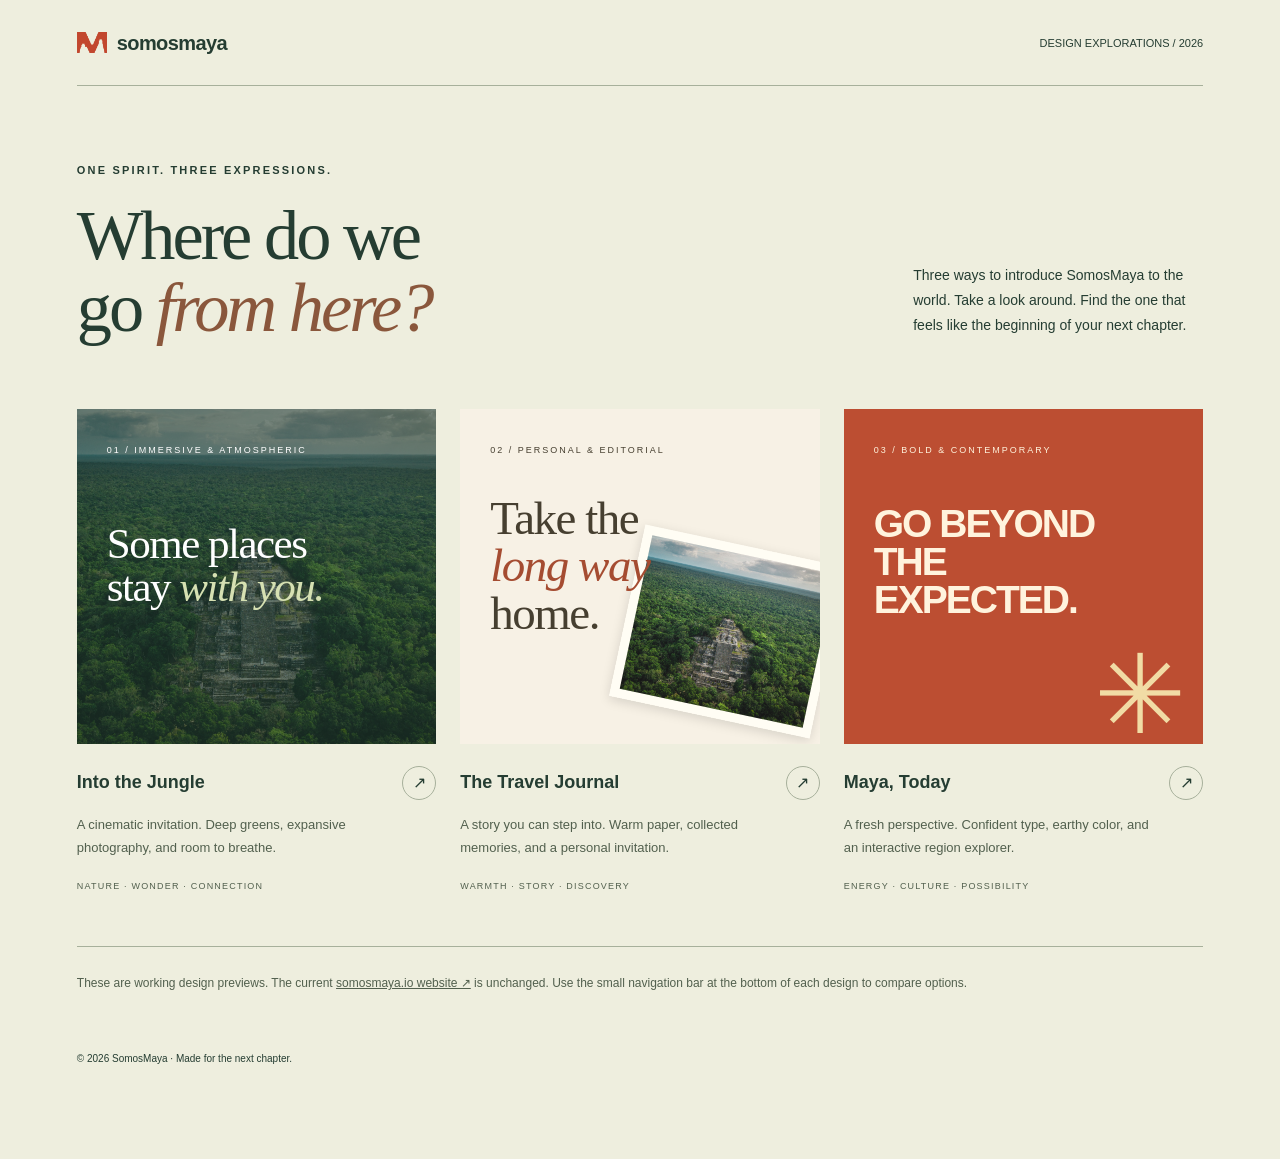
<file: designs/index.html>
<!doctype html><html lang="en"><head><meta charset="utf-8"><meta name="viewport" content="width=device-width,initial-scale=1"><meta name="robots" content="noindex,nofollow"><title>Three ways forward — SomosMaya</title><link rel="icon" href="../assets/m2m2.png"><link rel="stylesheet" href="shared/base.css"><style>
body{background:#eeeede;color:#253d32;font-family:Arial,sans-serif;padding:0 6%}header{display:flex;justify-content:space-between;align-items:center;padding:30px 0;border-bottom:1px solid #a7b09b;font-size:11px}main{max-width:1450px;margin:auto}.intro{padding:65px 0 45px;display:flex;justify-content:space-between;align-items:end;gap:30px}h1{font:normal clamp(46px,5.5vw,82px)/1.03 Georgia,serif;letter-spacing:-3px;margin:20px 0}h1 em{color:#8a573c}.intro>p{font-size:14px;line-height:1.8;max-width:290px;margin-bottom:25px}.options{display:grid;grid-template-columns:repeat(3,1fr);gap:24px}.option{display:block}.art{height:335px;padding:30px;position:relative;overflow:hidden;transition:transform .25s}.option:hover .art{transform:translateY(-6px)}.art>span{font-size:9px;letter-spacing:2px;position:relative;z-index:1}.art strong{font:normal 43px/1.02 Georgia,serif;display:block;position:relative;z-index:1;margin-top:65px;letter-spacing:-1.5px}.jungle{background:#18382b;color:#fff}.jungle>img{position:absolute;inset:0;width:100%;height:100%;object-fit:cover;opacity:.45}.jungle em{color:#d6e0b2}.journal{background:#f7f1e5;color:#463f30}.journal>img{position:absolute;width:57%;height:175px;right:-10px;bottom:25px;object-fit:cover;transform:rotate(12deg);border:9px solid #fffdf4;box-shadow:0 3px 12px #0002}.journal strong{font-size:47px;margin-top:38px}.journal em{color:#a54c31}.modern{background:#bc4e32;color:#fff3dd}.modern strong{font:900 39px/.98 Arial,sans-serif;letter-spacing:-2px;margin-top:48px}.modern .symbol{font:110px Arial;position:absolute;right:15px;bottom:-15px;color:#f1dca5}.option-title{display:flex;justify-content:space-between;gap:15px;align-items:center;margin-top:22px}.option-title h2{font-size:18px;margin:0}.option-title>span{border:1px solid #a7b09b;border-radius:50%;width:34px;height:34px;display:grid;place-items:center}.option>p{font-size:13px;line-height:1.8;color:#52604e;max-width:310px}.tag{display:block;font-size:9px;letter-spacing:1.2px;margin-top:22px;color:#52604e}.note{margin-top:55px;border-top:1px solid #a7b09b;padding:26px 0;font-size:12px;line-height:1.8;color:#52604e}.note a{text-decoration:underline}footer{font-size:10px;padding-top:20px!important}@media(max-width:800px){.intro{display:block;padding-top:40px}.intro>p{max-width:none}.options{grid-template-columns:1fr;gap:35px}.art{height:340px}.option>p{max-width:none}.tag{margin-top:12px}header>span{font-size:9px}.art strong{font-size:55px}.modern strong{font-size:49px}.journal>img{width:47%}h1{letter-spacing:-2px}.note{margin-top:35px}}
</style></head><body><a class="skip" href="#main">Skip to content</a><header><a class="brand" href="./"><img src="../assets/m2m2.png" alt="">somosmaya</a><span>DESIGN EXPLORATIONS / 2026</span></header><main id="main"><div class="intro"><div><p class="eyebrow">One spirit. Three expressions.</p><h1>Where do we<br>go <em>from here?</em></h1></div><p>Three ways to introduce SomosMaya to the world. Take a look around. Find the one that feels like the beginning of your next chapter.</p></div><div class="options"><a class="option" href="option-1/"><div class="art jungle"><img src="shared/calakmul.jpg" alt=""><span>01 / IMMERSIVE & ATMOSPHERIC</span><strong>Some places<br>stay <em>with you.</em></strong></div><div class="option-title"><h2>Into the Jungle</h2><span aria-hidden="true">↗</span></div><p>A cinematic invitation. Deep greens, expansive photography, and room to breathe.</p><span class="tag">NATURE · WONDER · CONNECTION</span></a><a class="option" href="option-2/"><div class="art journal"><span>02 / PERSONAL & EDITORIAL</span><img src="shared/calakmul.jpg" alt=""><strong>Take the<br><em>long way</em><br>home.</strong></div><div class="option-title"><h2>The Travel Journal</h2><span aria-hidden="true">↗</span></div><p>A story you can step into. Warm paper, collected memories, and a personal invitation.</p><span class="tag">WARMTH · STORY · DISCOVERY</span></a><a class="option" href="option-3/"><div class="art modern"><span>03 / BOLD & CONTEMPORARY</span><strong>GO BEYOND<br>THE<br>EXPECTED.</strong><span class="symbol" aria-hidden="true">✳</span></div><div class="option-title"><h2>Maya, Today</h2><span aria-hidden="true">↗</span></div><p>A fresh perspective. Confident type, earthy color, and an interactive region explorer.</p><span class="tag">ENERGY · CULTURE · POSSIBILITY</span></a></div><p class="note">These are working design previews. The current <a href="https://somosmaya.io" target="_blank" rel="noopener">somosmaya.io website ↗</a> is unchanged. Use the small navigation bar at the bottom of each design to compare options.</p></main><footer>© 2026 SomosMaya · Made for the next chapter.</footer></body></html>
</file>
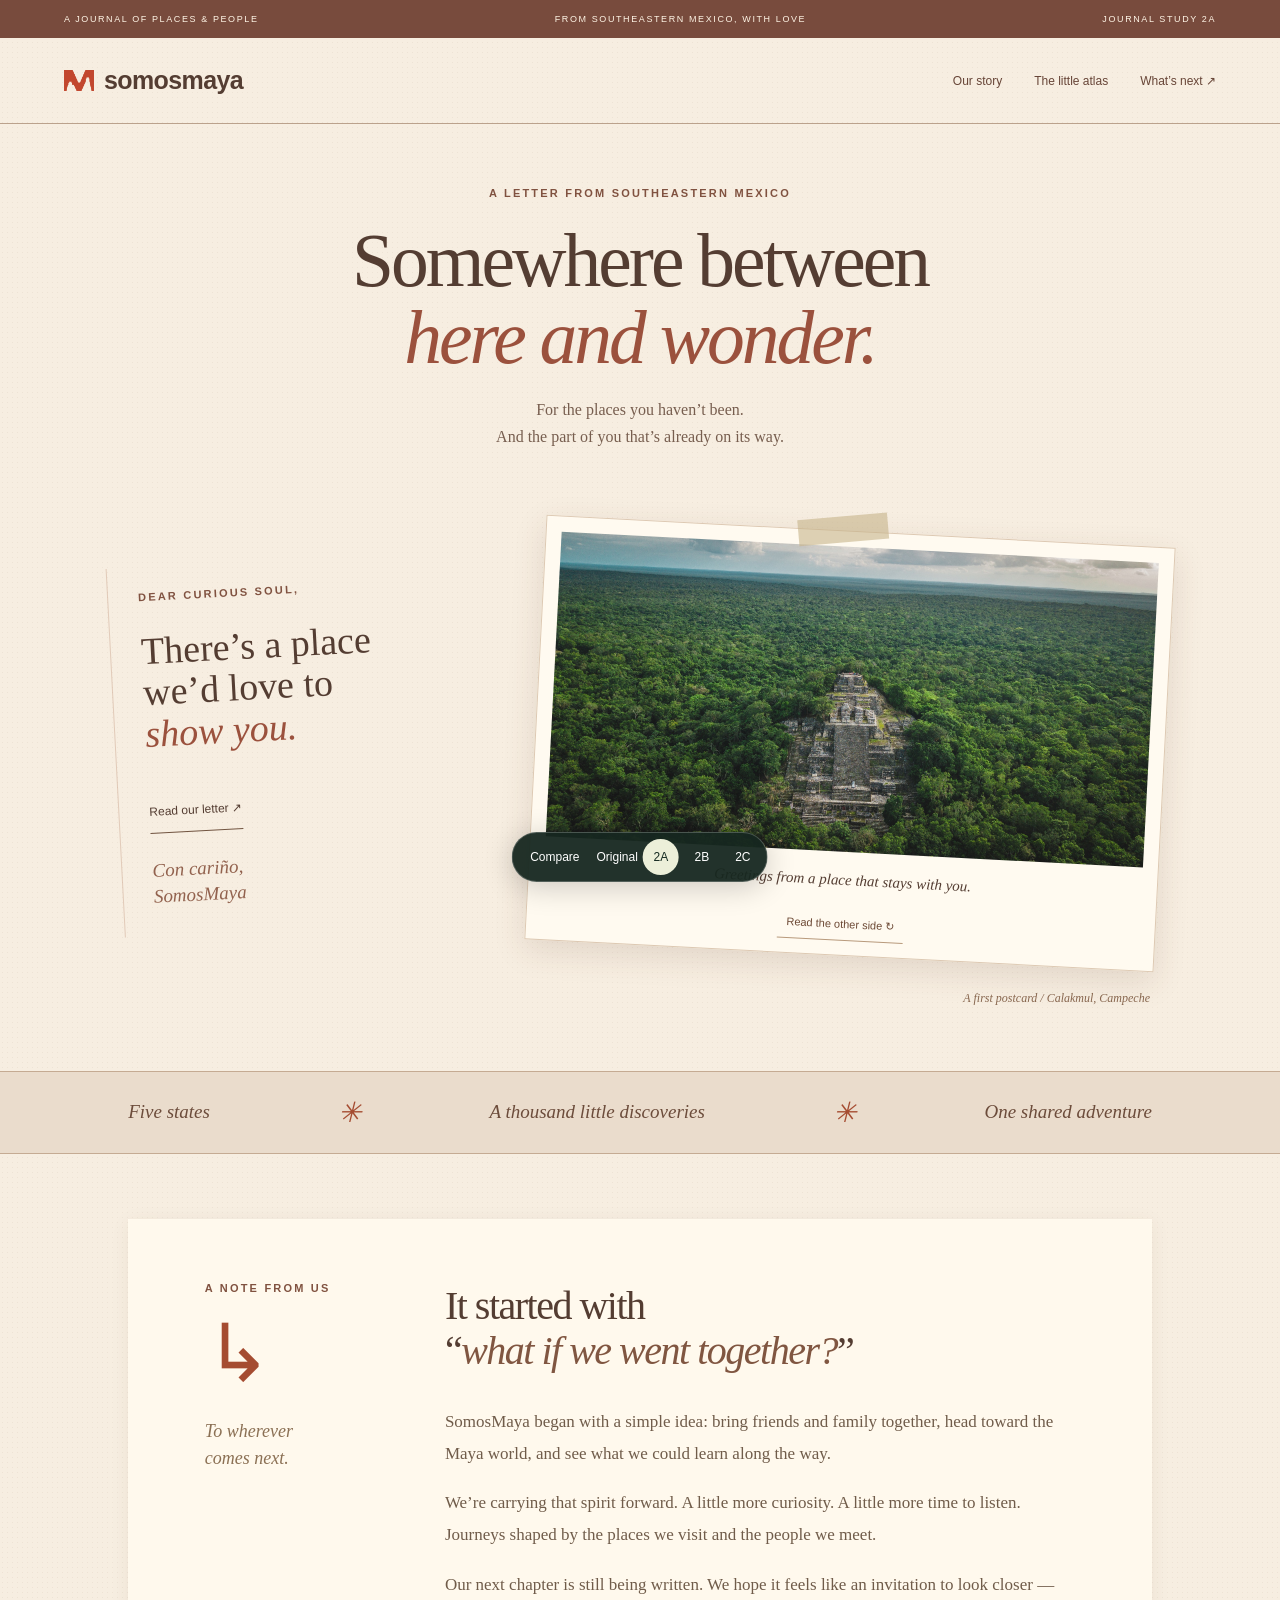
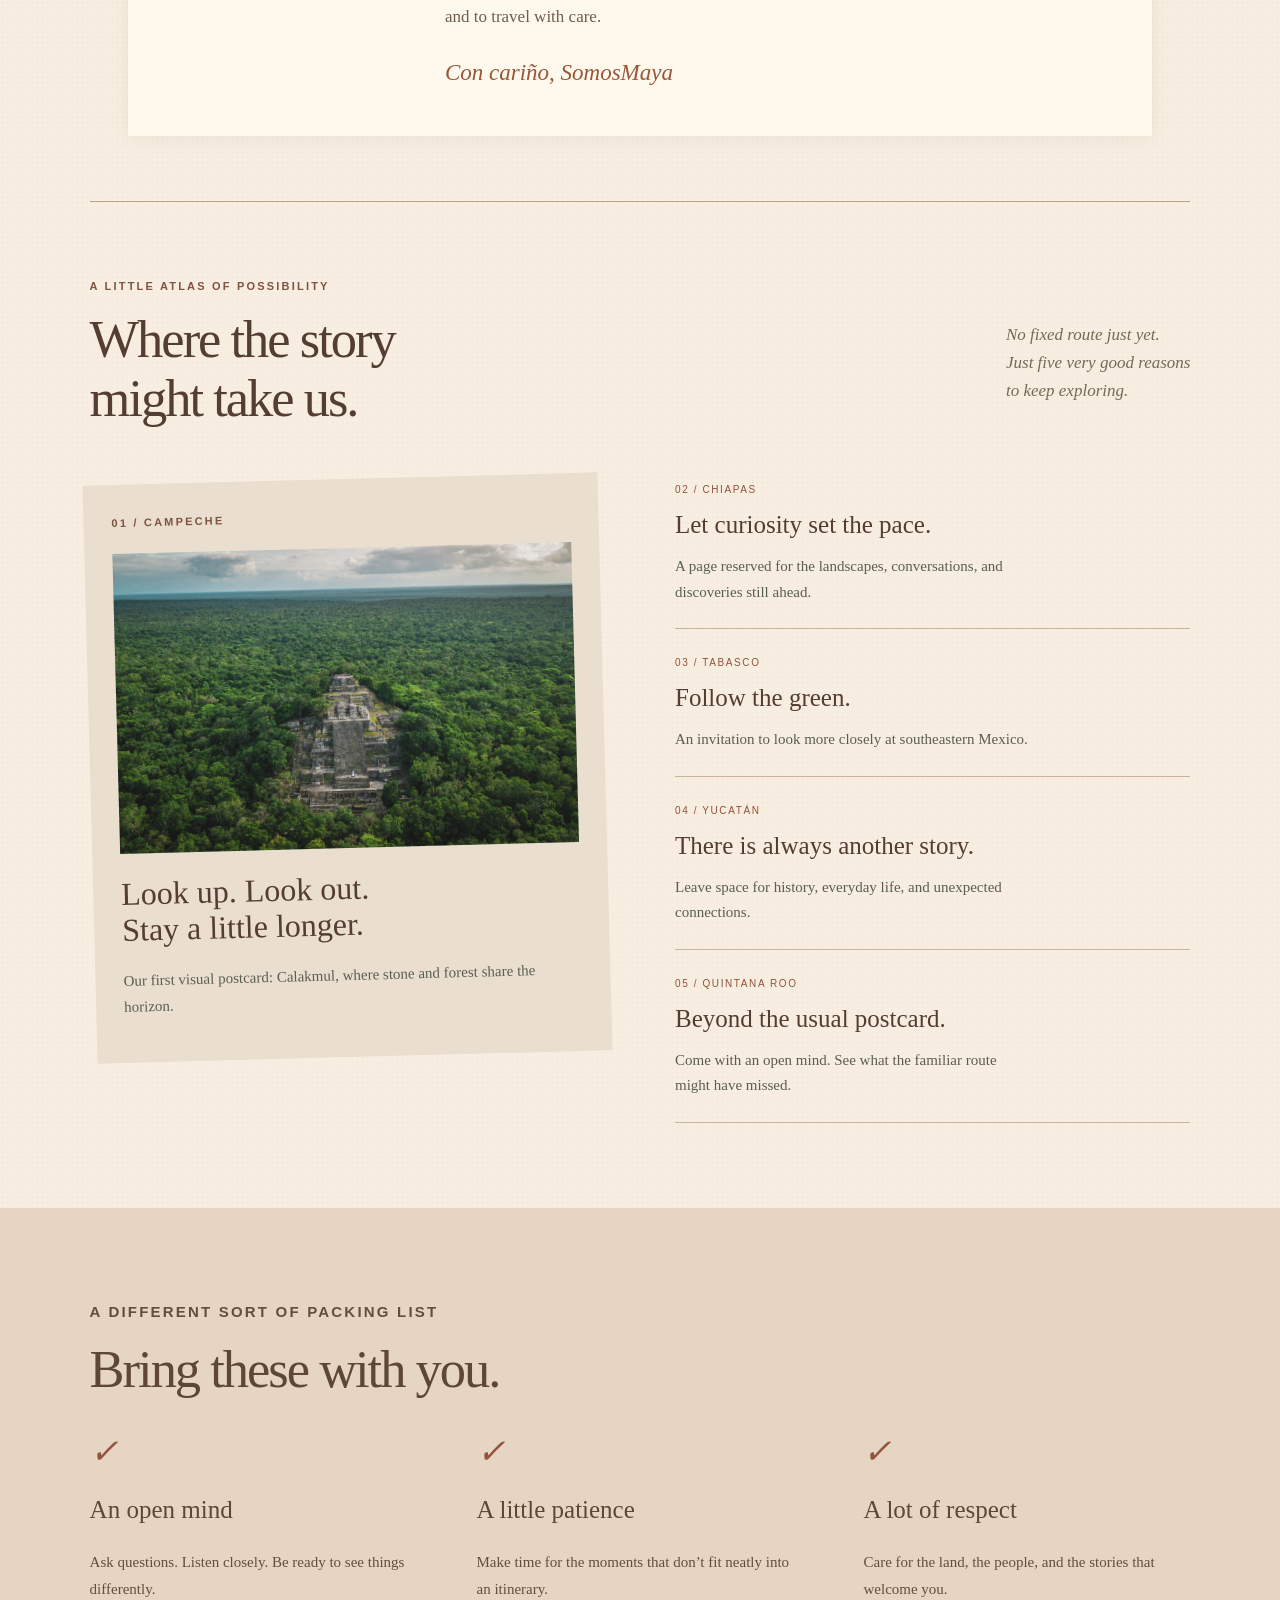
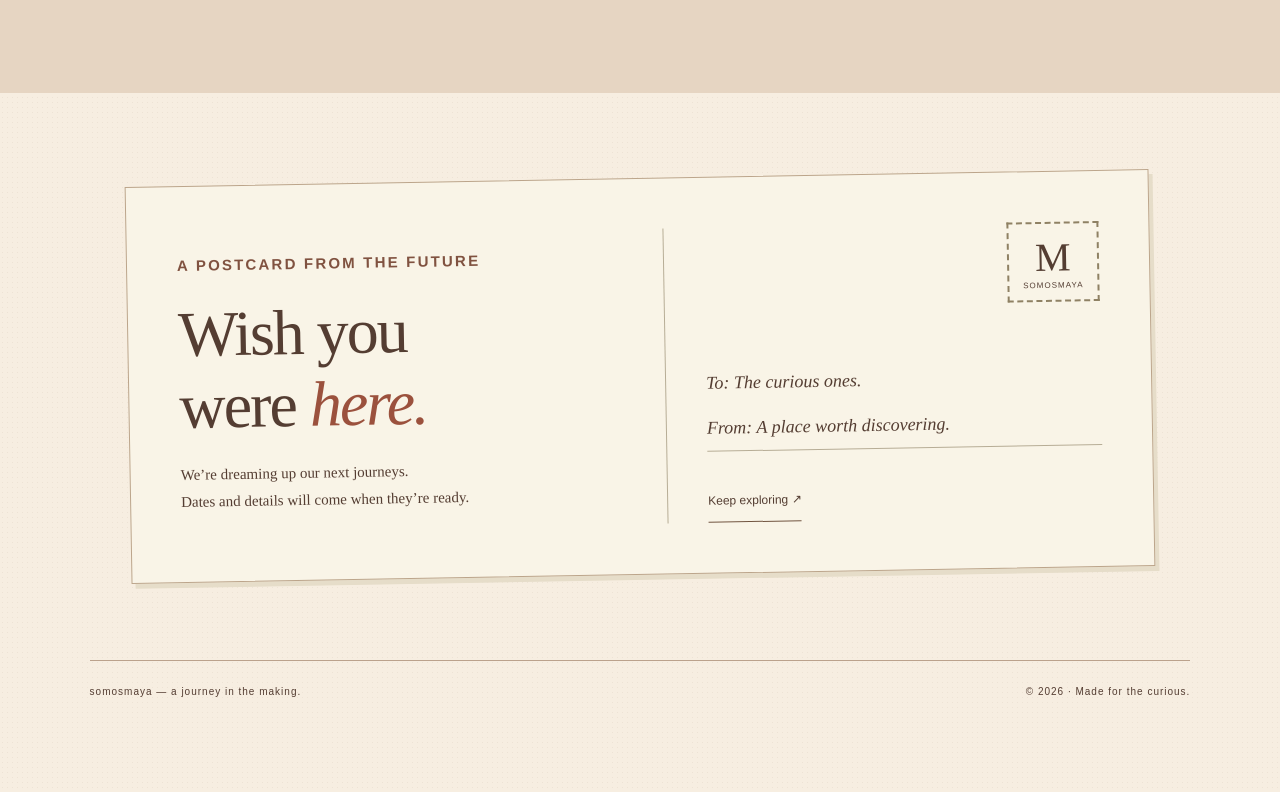
<file: designs/journal-1/index.html>
<!doctype html>
<html lang="en">
<head>
<meta charset="utf-8">
<meta name="viewport" content="width=device-width,initial-scale=1">
<meta name="robots" content="noindex,nofollow">
<meta name="description" content="Notes on discovery, shared journeys, and southeastern Mexico. A SomosMaya travel journal.">
<title>Letters from Mexico — SomosMaya</title>
<link rel="icon" href="../../assets/m2m2.png">
<link rel="stylesheet" href="../shared/base.css">
<link rel="stylesheet" href="style.css">
<script defer src="postcard.js">
</script>
</head>
<body>
<a class="skip" href="#main">Skip to content</a>
<div class="edition">
<span>A JOURNAL OF PLACES & PEOPLE</span>
<span>FROM SOUTHEASTERN MEXICO, WITH LOVE</span>
<span>JOURNAL STUDY 2A</span>
</div>
<header>
<a class="brand" href="./">
<img src="../../assets/m2m2.png" alt="">somosmaya</a>
<nav aria-label="Main">
<a href="#letter">Our story</a>
<a href="#atlas">The little atlas</a>
<a href="#next">What’s next ↗</a>
</nav>
</header>
<main id="main">
<section class="letters-intro">
<p class="eyebrow">A letter from southeastern Mexico</p>
<h1>Somewhere between<br>
<em>here and wonder.</em>
</h1>
<p>For the places you haven’t been.<br>And the part of you that’s already on its way.</p>
</section>
<section class="mail-table" aria-label="A postcard from Campeche">
<div class="mail-note">
<span class="eyebrow">Dear curious soul,</span>
<p>There’s a place <br>we’d love to <br>
<em>show you.</em>
</p>
<a class="underlined" href="#letter">Read our letter ↗</a>
<span class="note-signature">Con cariño,<br>SomosMaya</span>
</div>
<div class="mail-card">
<div id="postcard-front">
<img src="../shared/calakmul.jpg" alt="The forest and pyramid of Calakmul, Campeche" fetchpriority="high">
<p>Greetings from a place that stays with you.</p>
</div>
<div id="postcard-back">
<span class="eyebrow">Campeche, Mexico · A note to carry home</span>
<h2>Look a little longer.</h2>
<p>That sweep of green. That quiet horizon. Some places remind us how much there is left to notice.</p>
<p>We’re imagining journeys with room for that feeling. For now, this is a little invitation to keep your curiosity close.</p>
<span class="signature">See you somewhere wonderful.</span>
</div>
<button class="flip-card" type="button" aria-controls="postcard-front postcard-back" aria-pressed="false" hidden>Read the other side ↻</button>
</div>
<span class="mail-caption">A first postcard / Calakmul, Campeche</span>
</section>
<div class="running-line">
<span>Five states</span>
<span aria-hidden="true">✳</span>
<span>A thousand little discoveries</span>
<span aria-hidden="true">✳</span>
<span>One shared adventure</span>
</div>
<section id="letter" class="letter">
<div class="letter-margin">
<p class="eyebrow">A note from us</p>
<span class="margin-drawing" aria-hidden="true">↳</span>
<p>To wherever<br>comes next.</p>
</div>
<article>
<h2>It started with<br>“<em>what if we went together?</em>”</h2>
<p>SomosMaya began with a simple idea: bring friends and family together, head toward the Maya world, and see what we could learn along the way.</p>
<p>We’re carrying that spirit forward. A little more curiosity. A little more time to listen. Journeys shaped by the places we visit and the people we meet.</p>
<p>Our next chapter is still being written. We hope it feels like an invitation to look closer — and to travel with care.</p>
<span class="signature">Con cariño, SomosMaya</span>
</article>
</section>
<section id="atlas" class="atlas">
<div class="atlas-heading">
<div>
<p class="eyebrow">A little atlas of possibility</p>
<h2>Where the story<br>might take us.</h2>
</div>
<p>No fixed route just yet.<br>Just five very good reasons<br>to keep exploring.</p>
</div>
<div class="atlas-grid">
<article class="atlas-feature">
<span class="eyebrow">01 / Campeche</span>
<img src="../shared/calakmul.jpg" alt="Layers of forest stretching beyond Calakmul" loading="lazy">
<h3>Look up. Look out.<br>Stay a little longer.</h3>
<p>Our first visual postcard: Calakmul, where stone and forest share the horizon.</p>
</article>
<div class="atlas-notes">
<article>
<span>02 / CHIAPAS</span>
<h3>Let curiosity set the pace.</h3>
<p>A page reserved for the landscapes, conversations, and discoveries still ahead.</p>
</article>
<article>
<span>03 / TABASCO</span>
<h3>Follow the green.</h3>
<p>An invitation to look more closely at southeastern Mexico.</p>
</article>
<article>
<span>04 / YUCATÁN</span>
<h3>There is always another story.</h3>
<p>Leave space for history, everyday life, and unexpected connections.</p>
</article>
<article>
<span>05 / QUINTANA ROO</span>
<h3>Beyond the usual postcard.</h3>
<p>Come with an open mind. See what the familiar route might have missed.</p>
</article>
</div>
</div>
</section>
<section class="packing">
<p class="eyebrow">A different sort of packing list</p>
<h2>Bring these with you.</h2>
<div>
<article>
<span>✓</span>
<h3>An open mind</h3>
<p>Ask questions. Listen closely. Be ready to see things differently.</p>
</article>
<article>
<span>✓</span>
<h3>A little patience</h3>
<p>Make time for the moments that don’t fit neatly into an itinerary.</p>
</article>
<article>
<span>✓</span>
<h3>A lot of respect</h3>
<p>Care for the land, the people, and the stories that welcome you.</p>
</article>
</div>
</section>
<section id="next" class="postcard">
<div>
<p class="eyebrow">A postcard from the future</p>
<h2>Wish you<br>were <em>here.</em>
</h2>
<p>We’re dreaming up our next journeys.<br>Dates and details will come when they’re ready.</p>
</div>
<div class="postcard-right">
<span class="postage">M<br>
<small>SOMOSMAYA</small>
</span>
<p>To: The curious ones.<br>From: A place worth discovering.</p>
<a class="underlined" href="#atlas">Keep exploring ↗</a>
</div>
</section>
</main>
<footer>
<span>somosmaya — a journey in the making.</span>
<span>© 2026 · Made for the curious.</span>
</footer>
<nav class="preview-switcher" aria-label="Journal design previews">
<a href="../journal/">Compare</a>
<a href="../option-2/">Original</a>
<a href="../journal-1/" aria-label="Variation 2A: Letters from Mexico" aria-current="page">2A</a>
<a href="../journal-2/" aria-label="Variation 2B: The Slow Atlas">2B</a>
<a href="../journal-3/" aria-label="Variation 2C: Field Notes">2C</a>
</nav>
</body>
</html>
</file>
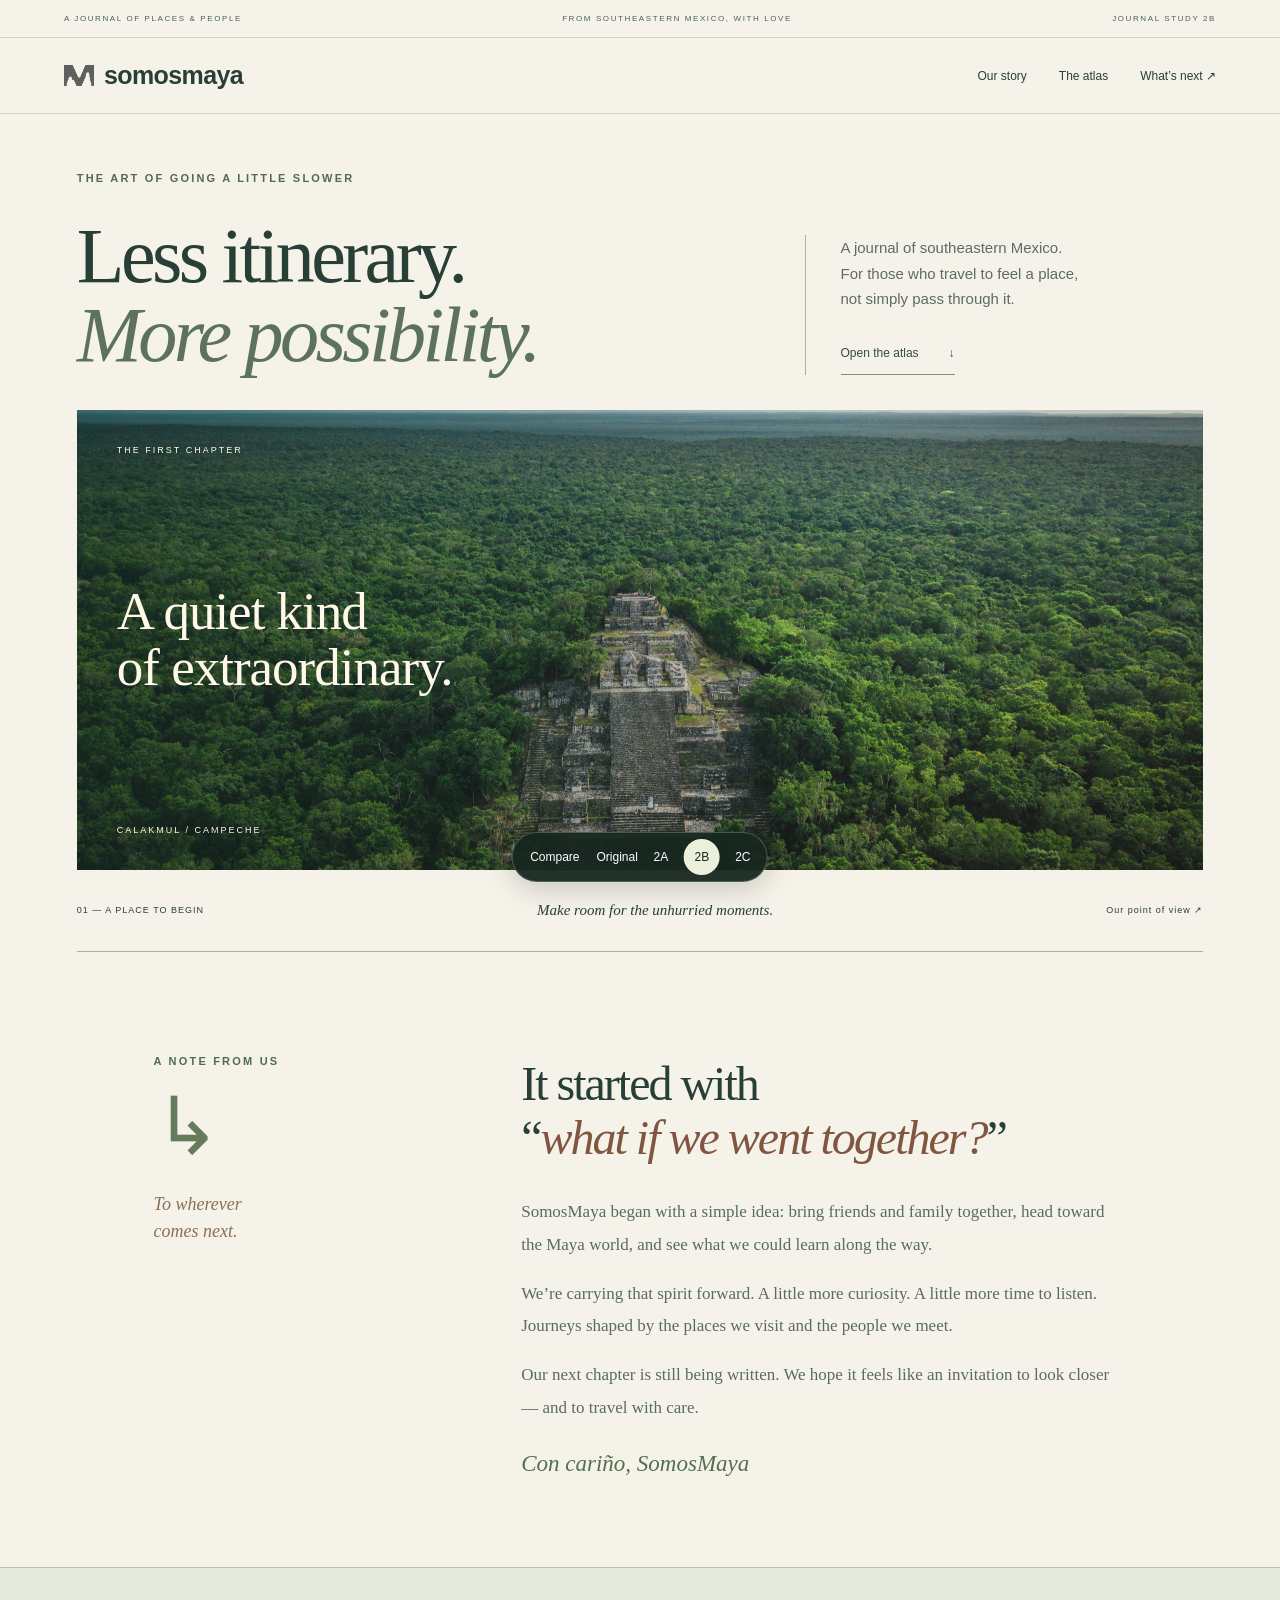
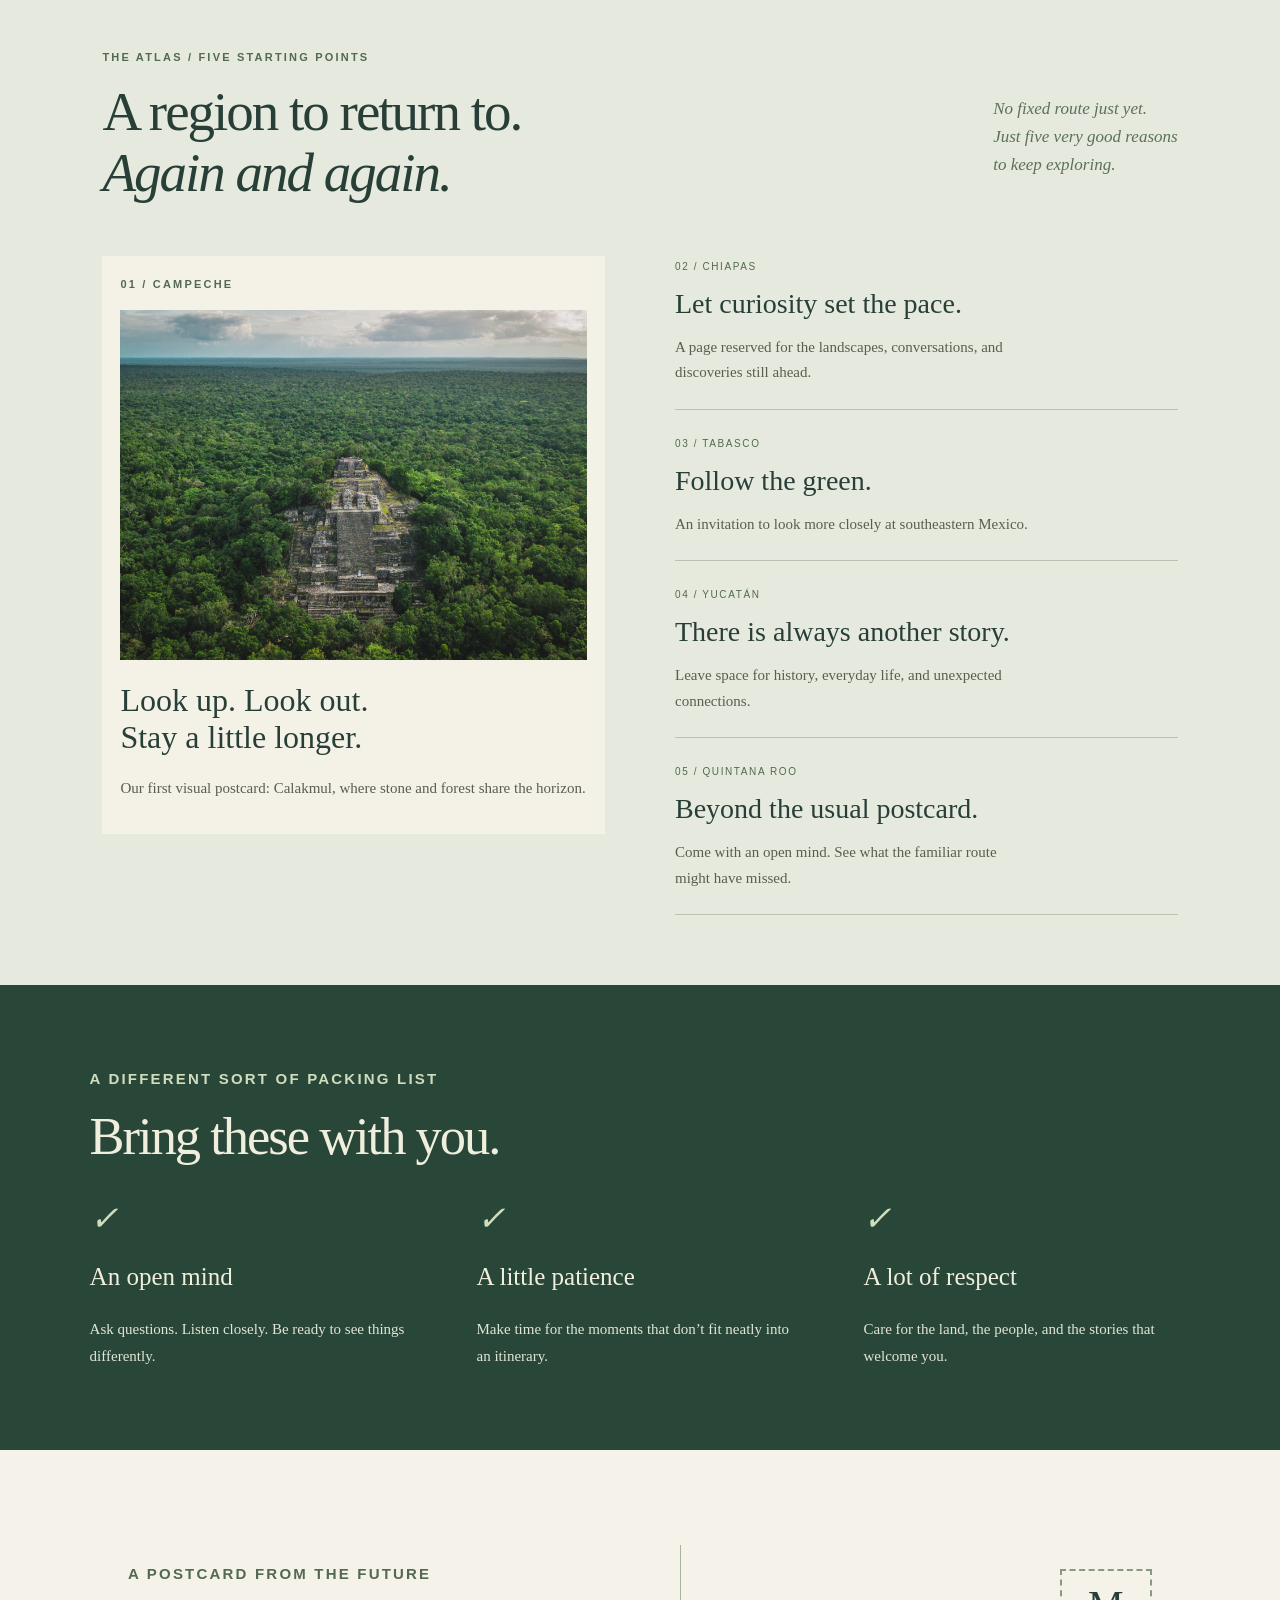
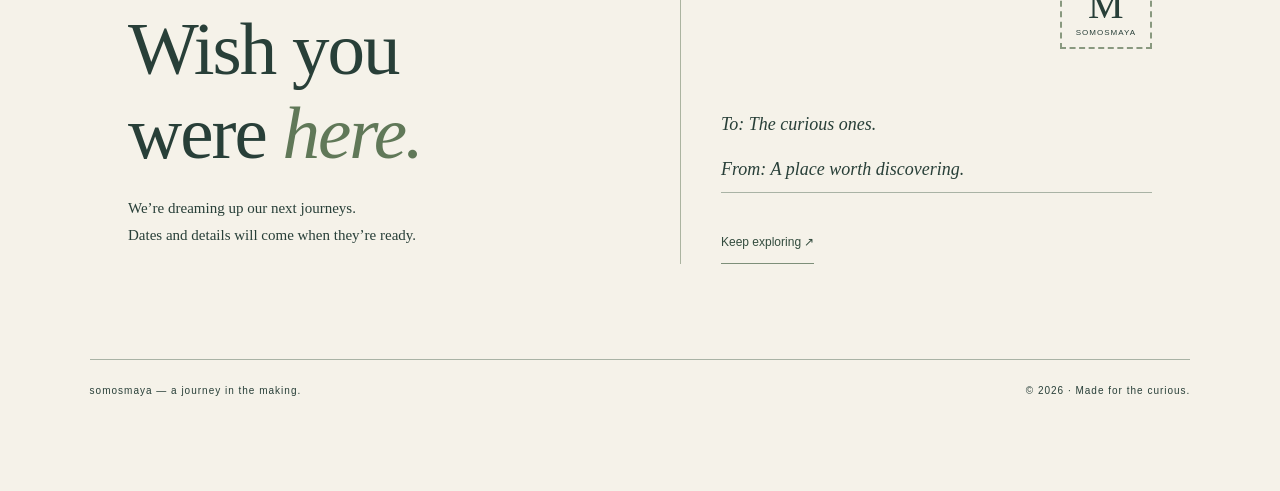
<file: designs/journal-2/index.html>
<!doctype html>
<html lang="en">
<head>
<meta charset="utf-8">
<meta name="viewport" content="width=device-width,initial-scale=1">
<meta name="robots" content="noindex,nofollow">
<meta name="description" content="Notes on discovery, shared journeys, and southeastern Mexico. A SomosMaya travel journal.">
<title>The Slow Atlas — SomosMaya</title>
<link rel="icon" href="../../assets/m2m2.png">
<link rel="stylesheet" href="../shared/base.css">
<link rel="stylesheet" href="style.css">
</head>
<body>
<a class="skip" href="#main">Skip to content</a>
<div class="edition">
<span>A JOURNAL OF PLACES & PEOPLE</span>
<span>FROM SOUTHEASTERN MEXICO, WITH LOVE</span>
<span>JOURNAL STUDY 2B</span>
</div>
<header>
<a class="brand" href="./">
<img src="../../assets/m2m2.png" alt="">somosmaya</a>
<nav aria-label="Main">
<a href="#letter">Our story</a>
<a href="#atlas">The atlas</a>
<a href="#next">What’s next ↗</a>
</nav>
</header>
<main id="main">
<section class="atlas-cover">
<div class="cover-intro">
<p class="eyebrow">The art of going a little slower</p>
<h1>Less itinerary.<br>
<em>More possibility.</em>
</h1>
<div class="cover-summary">
<p>A journal of southeastern Mexico.<br>For those who travel to feel a place,<br>not simply pass through it.</p>
<a class="underlined" href="#atlas">Open the atlas <span>↓</span>
</a>
</div>
</div>
<figure class="cover-photo">
<img src="../shared/calakmul.jpg" alt="A view across the forest at Calakmul, Campeche" fetchpriority="high">
<figcaption>
<span>THE FIRST CHAPTER</span>
<strong>A quiet kind<br>of extraordinary.</strong>
<span>CALAKMUL / CAMPECHE</span>
</figcaption>
</figure>
<div class="cover-bottom">
<span>01 — A PLACE TO BEGIN</span>
<p>Make room for the unhurried moments.</p>
<a href="#letter">Our point of view ↗</a>
</div>
</section>
<div class="running-line">
<span>Five states</span>
<span aria-hidden="true">✳</span>
<span>A thousand little discoveries</span>
<span aria-hidden="true">✳</span>
<span>One shared adventure</span>
</div>
<section id="letter" class="letter">
<div class="letter-margin">
<p class="eyebrow">A note from us</p>
<span class="margin-drawing" aria-hidden="true">↳</span>
<p>To wherever<br>comes next.</p>
</div>
<article>
<h2>It started with<br>“<em>what if we went together?</em>”</h2>
<p>SomosMaya began with a simple idea: bring friends and family together, head toward the Maya world, and see what we could learn along the way.</p>
<p>We’re carrying that spirit forward. A little more curiosity. A little more time to listen. Journeys shaped by the places we visit and the people we meet.</p>
<p>Our next chapter is still being written. We hope it feels like an invitation to look closer — and to travel with care.</p>
<span class="signature">Con cariño, SomosMaya</span>
</article>
</section>
<section id="atlas" class="atlas">
<div class="atlas-heading">
<div>
<p class="eyebrow">The atlas / Five starting points</p>
<h2>A region to return to.<br>
<em>Again and again.</em>
</h2>
</div>
<p>No fixed route just yet.<br>Just five very good reasons<br>to keep exploring.</p>
</div>
<div class="atlas-grid">
<article class="atlas-feature">
<span class="eyebrow">01 / Campeche</span>
<img src="../shared/calakmul.jpg" alt="Layers of forest stretching beyond Calakmul" loading="lazy">
<h3>Look up. Look out.<br>Stay a little longer.</h3>
<p>Our first visual postcard: Calakmul, where stone and forest share the horizon.</p>
</article>
<div class="atlas-notes">
<article>
<span>02 / CHIAPAS</span>
<h3>Let curiosity set the pace.</h3>
<p>A page reserved for the landscapes, conversations, and discoveries still ahead.</p>
</article>
<article>
<span>03 / TABASCO</span>
<h3>Follow the green.</h3>
<p>An invitation to look more closely at southeastern Mexico.</p>
</article>
<article>
<span>04 / YUCATÁN</span>
<h3>There is always another story.</h3>
<p>Leave space for history, everyday life, and unexpected connections.</p>
</article>
<article>
<span>05 / QUINTANA ROO</span>
<h3>Beyond the usual postcard.</h3>
<p>Come with an open mind. See what the familiar route might have missed.</p>
</article>
</div>
</div>
</section>
<section class="packing">
<p class="eyebrow">A different sort of packing list</p>
<h2>Bring these with you.</h2>
<div>
<article>
<span>✓</span>
<h3>An open mind</h3>
<p>Ask questions. Listen closely. Be ready to see things differently.</p>
</article>
<article>
<span>✓</span>
<h3>A little patience</h3>
<p>Make time for the moments that don’t fit neatly into an itinerary.</p>
</article>
<article>
<span>✓</span>
<h3>A lot of respect</h3>
<p>Care for the land, the people, and the stories that welcome you.</p>
</article>
</div>
</section>
<section id="next" class="postcard">
<div>
<p class="eyebrow">A postcard from the future</p>
<h2>Wish you<br>were <em>here.</em>
</h2>
<p>We’re dreaming up our next journeys.<br>Dates and details will come when they’re ready.</p>
</div>
<div class="postcard-right">
<span class="postage">M<br>
<small>SOMOSMAYA</small>
</span>
<p>To: The curious ones.<br>From: A place worth discovering.</p>
<a class="underlined" href="#atlas">Keep exploring ↗</a>
</div>
</section>
</main>
<footer>
<span>somosmaya — a journey in the making.</span>
<span>© 2026 · Made for the curious.</span>
</footer>
<nav class="preview-switcher" aria-label="Journal design previews">
<a href="../journal/">Compare</a>
<a href="../option-2/">Original</a>
<a href="../journal-1/" aria-label="Variation 2A: Letters from Mexico">2A</a>
<a href="../journal-2/" aria-label="Variation 2B: The Slow Atlas" aria-current="page">2B</a>
<a href="../journal-3/" aria-label="Variation 2C: Field Notes">2C</a>
</nav>
</body>
</html>
</file>
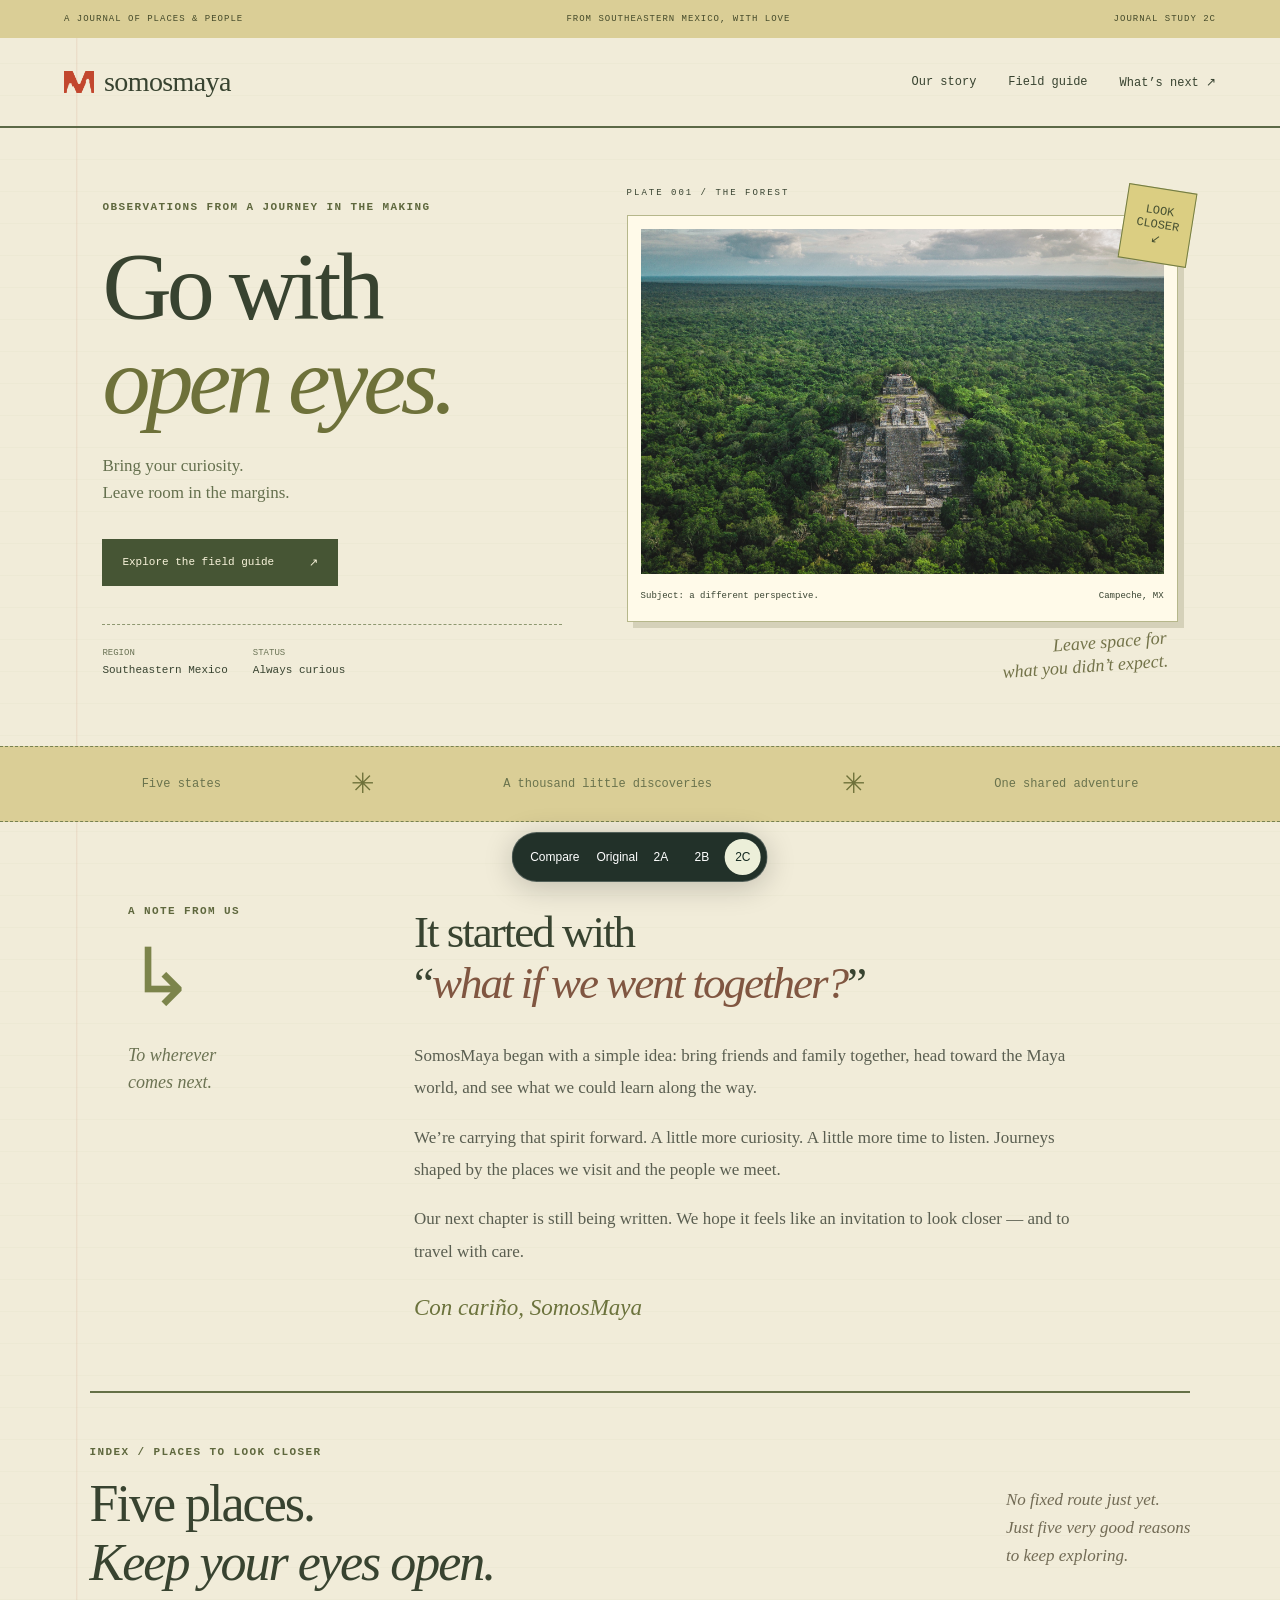
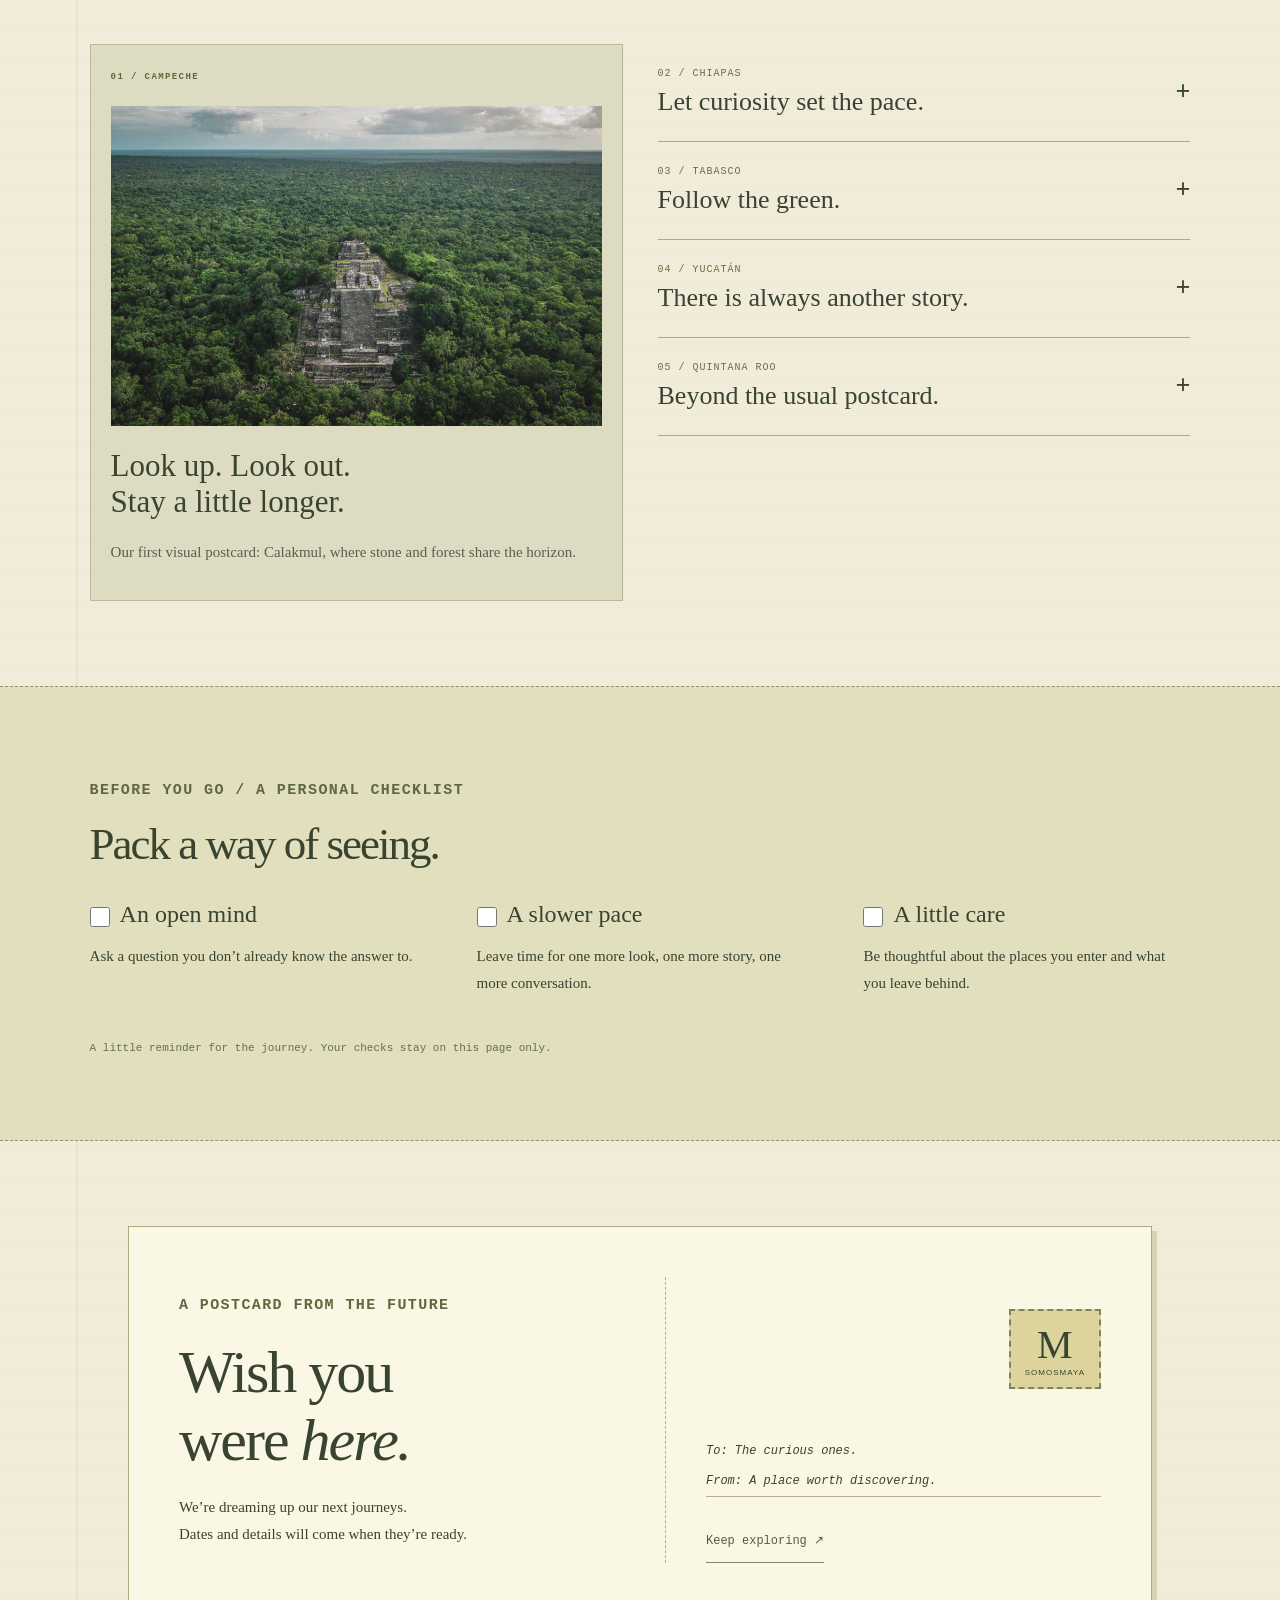
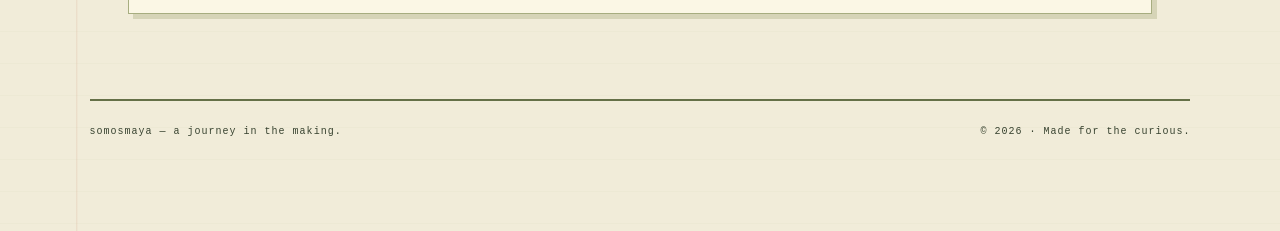
<file: designs/journal-3/index.html>
<!doctype html>
<html lang="en">
<head>
<meta charset="utf-8">
<meta name="viewport" content="width=device-width,initial-scale=1">
<meta name="robots" content="noindex,nofollow">
<meta name="description" content="Notes on discovery, shared journeys, and southeastern Mexico. A SomosMaya travel journal.">
<title>Field Notes — SomosMaya</title>
<link rel="icon" href="../../assets/m2m2.png">
<link rel="stylesheet" href="../shared/base.css">
<link rel="stylesheet" href="style.css">
</head>
<body>
<a class="skip" href="#main">Skip to content</a>
<div class="edition">
<span>A JOURNAL OF PLACES & PEOPLE</span>
<span>FROM SOUTHEASTERN MEXICO, WITH LOVE</span>
<span>JOURNAL STUDY 2C</span>
</div>
<header>
<a class="brand" href="./">
<img src="../../assets/m2m2.png" alt="">somosmaya</a>
<nav aria-label="Main">
<a href="#letter">Our story</a>
<a href="#atlas">Field guide</a>
<a href="#next">What’s next ↗</a>
</nav>
</header>
<main id="main">
<section class="field-hero">
<div class="field-heading">
<p class="eyebrow">Observations from a journey in the making</p>
<h1>Go with<br>
<em>open eyes.</em>
</h1>
<p>Bring your curiosity.<br>Leave room in the margins.</p>
<a class="field-button" href="#atlas">Explore the field guide <span>↗</span>
</a>
<div class="field-meta">
<span>REGION<br>
<b>Southeastern Mexico</b>
</span>
<span>STATUS<br>
<b>Always curious</b>
</span>
</div>
</div>
<div class="field-photo">
<span class="field-label">PLATE 001 / THE FOREST</span>
<figure>
<img src="../shared/calakmul.jpg" alt="Calakmul’s stone pyramid emerging from the forest" fetchpriority="high">
<figcaption>
<span>Subject: a different perspective.</span>
<span>Campeche, MX</span>
</figcaption>
</figure>
<span class="specimen-stamp">LOOK<br>CLOSER<br>↙</span>
<p class="pencil-note">Leave space for<br>what you didn’t expect.</p>
</div>
</section>
<div class="running-line">
<span>Five states</span>
<span aria-hidden="true">✳</span>
<span>A thousand little discoveries</span>
<span aria-hidden="true">✳</span>
<span>One shared adventure</span>
</div>
<section id="letter" class="letter">
<div class="letter-margin">
<p class="eyebrow">A note from us</p>
<span class="margin-drawing" aria-hidden="true">↳</span>
<p>To wherever<br>comes next.</p>
</div>
<article>
<h2>It started with<br>“<em>what if we went together?</em>”</h2>
<p>SomosMaya began with a simple idea: bring friends and family together, head toward the Maya world, and see what we could learn along the way.</p>
<p>We’re carrying that spirit forward. A little more curiosity. A little more time to listen. Journeys shaped by the places we visit and the people we meet.</p>
<p>Our next chapter is still being written. We hope it feels like an invitation to look closer — and to travel with care.</p>
<span class="signature">Con cariño, SomosMaya</span>
</article>
</section>
<section id="atlas" class="atlas">
<div class="atlas-heading">
<div>
<p class="eyebrow">Index / Places to look closer</p>
<h2>Five places.<br>
<em>Keep your eyes open.</em>
</h2>
</div>
<p>No fixed route just yet.<br>Just five very good reasons<br>to keep exploring.</p>
</div>
<div class="atlas-grid">
<article class="atlas-feature">
<span class="eyebrow">01 / Campeche</span>
<img src="../shared/calakmul.jpg" alt="Layers of forest stretching beyond Calakmul" loading="lazy">
<h3>Look up. Look out.<br>Stay a little longer.</h3>
<p>Our first visual postcard: Calakmul, where stone and forest share the horizon.</p>
</article>
<div class="atlas-notes">
<details class="field-entry">
<summary>
<span>02 / CHIAPAS</span>
<strong>Let curiosity set the pace.</strong>
<b aria-hidden="true">+</b>
</summary>
<p>A page reserved for the landscapes, conversations, and discoveries still ahead.</p>
</details>
<details class="field-entry">
<summary>
<span>03 / TABASCO</span>
<strong>Follow the green.</strong>
<b aria-hidden="true">+</b>
</summary>
<p>An invitation to look more closely at southeastern Mexico.</p>
</details>
<details class="field-entry">
<summary>
<span>04 / YUCATÁN</span>
<strong>There is always another story.</strong>
<b aria-hidden="true">+</b>
</summary>
<p>Leave space for history, everyday life, and unexpected connections.</p>
</details>
<details class="field-entry">
<summary>
<span>05 / QUINTANA ROO</span>
<strong>Beyond the usual postcard.</strong>
<b aria-hidden="true">+</b>
</summary>
<p>Come with an open mind. See what the familiar route might have missed.</p>
</details>
</div>
</div>
</section>
<section class="packing">
<p class="eyebrow">Before you go / A personal checklist</p>
<h2>Pack a way of seeing.</h2>
<div class="packing-list">
<article>
<label>
<input type="checkbox">An open mind</label>
<p>Ask a question you don’t already know the answer to.</p>
</article>
<article>
<label>
<input type="checkbox">A slower pace</label>
<p>Leave time for one more look, one more story, one more conversation.</p>
</article>
<article>
<label>
<input type="checkbox">A little care</label>
<p>Be thoughtful about the places you enter and what you leave behind.</p>
</article>
</div>
<p class="packing-hint">A little reminder for the journey. Your checks stay on this page only.</p>
</section>
<section id="next" class="postcard">
<div>
<p class="eyebrow">A postcard from the future</p>
<h2>Wish you<br>were <em>here.</em>
</h2>
<p>We’re dreaming up our next journeys.<br>Dates and details will come when they’re ready.</p>
</div>
<div class="postcard-right">
<span class="postage">M<br>
<small>SOMOSMAYA</small>
</span>
<p>To: The curious ones.<br>From: A place worth discovering.</p>
<a class="underlined" href="#atlas">Keep exploring ↗</a>
</div>
</section>
</main>
<footer>
<span>somosmaya — a journey in the making.</span>
<span>© 2026 · Made for the curious.</span>
</footer>
<nav class="preview-switcher" aria-label="Journal design previews">
<a href="../journal/">Compare</a>
<a href="../option-2/">Original</a>
<a href="../journal-1/" aria-label="Variation 2A: Letters from Mexico">2A</a>
<a href="../journal-2/" aria-label="Variation 2B: The Slow Atlas">2B</a>
<a href="../journal-3/" aria-label="Variation 2C: Field Notes" aria-current="page">2C</a>
</nav>
</body>
</html>
</file>
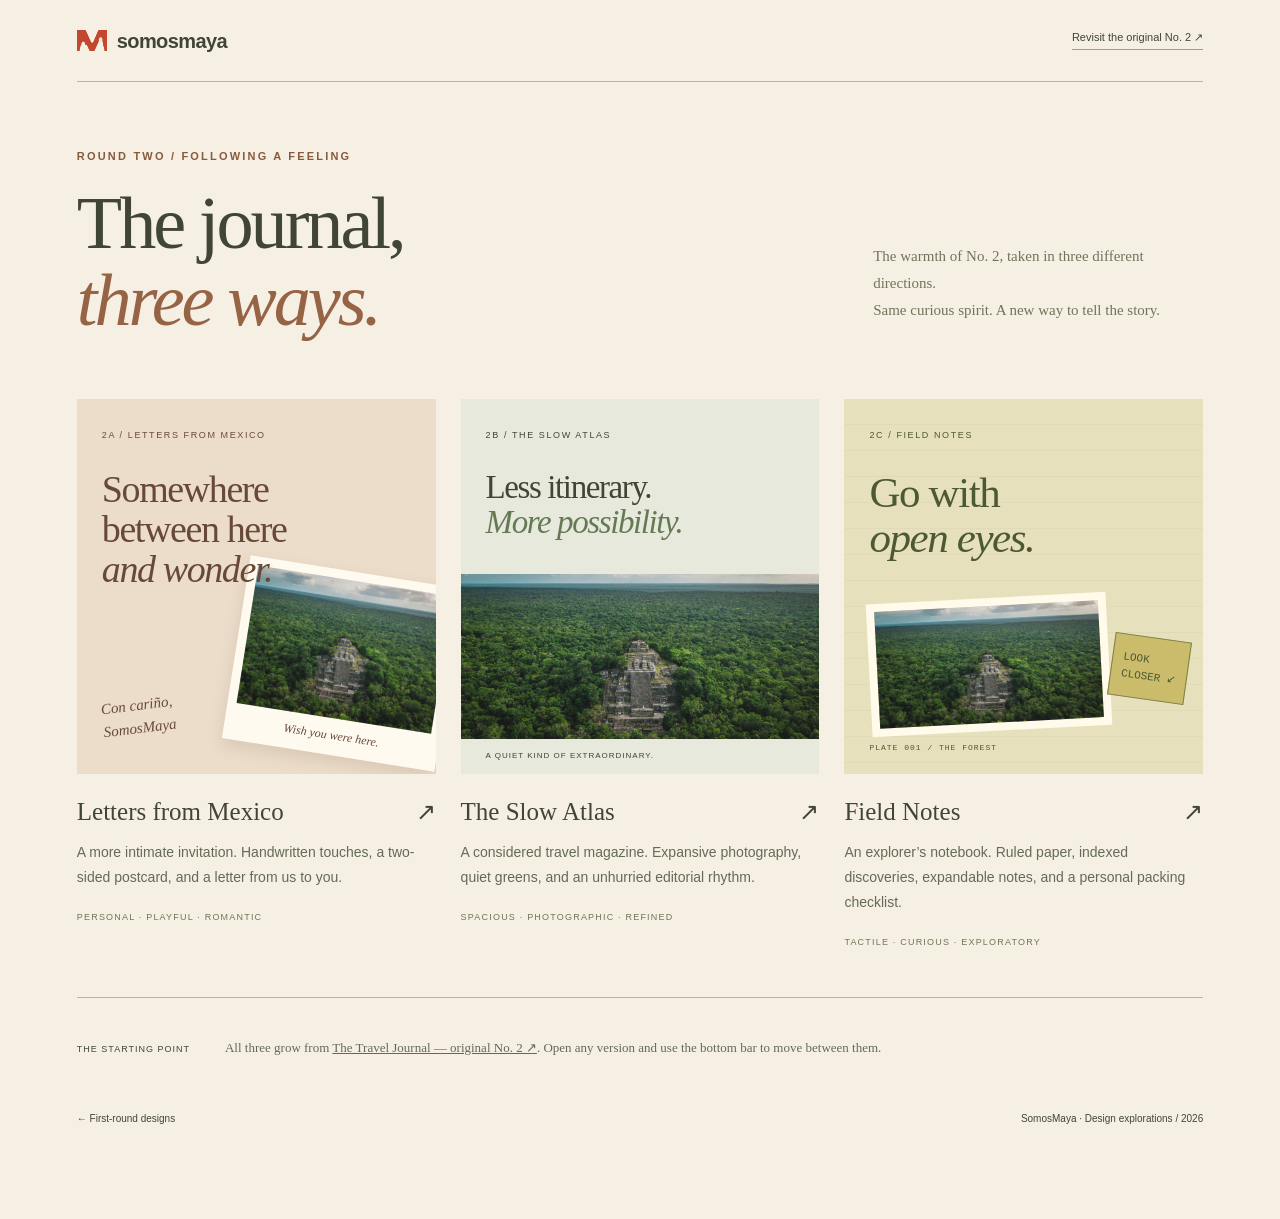
<file: designs/journal/index.html>
<!doctype html>
<html lang="en">
<head>
<meta charset="utf-8">
<meta name="viewport" content="width=device-width,initial-scale=1">
<meta name="robots" content="noindex,nofollow">
<title>The journal, three ways — SomosMaya</title>
<link rel="icon" href="../../assets/m2m2.png">
<link rel="stylesheet" href="../shared/base.css">
<link rel="stylesheet" href="style.css">
</head>
<body>
<a class="skip" href="#main">Skip to content</a>
<header><a class="brand" href="../"><img src="../../assets/m2m2.png" alt="">somosmaya</a><a href="../option-2/">Revisit the original No. 2 ↗</a></header>
<main id="main">
<section class="intro"><p class="eyebrow">Round two / Following a feeling</p><h1>The journal,<br><em>three ways.</em></h1><p>The warmth of No. 2, taken in three different directions.<br>Same curious spirit. A new way to tell the story.</p></section>
<div class="options">
<a class="option" href="../journal-1/"><div class="cover letters"><span>2A / LETTERS FROM MEXICO</span><strong>Somewhere<br>between here<br><em>and wonder.</em></strong><figure><img src="../shared/calakmul.jpg" alt=""><figcaption>Wish you were here.</figcaption></figure><i>Con cariño,<br>SomosMaya</i></div><div class="title"><h2>Letters from Mexico</h2><span>↗</span></div><p>A more intimate invitation. Handwritten touches, a two-sided postcard, and a letter from us to you.</p><span class="tag">PERSONAL · PLAYFUL · ROMANTIC</span></a>
<a class="option" href="../journal-2/"><div class="cover slow"><span>2B / THE SLOW ATLAS</span><strong>Less itinerary.<br><em>More possibility.</em></strong><img src="../shared/calakmul.jpg" alt=""><small>A QUIET KIND OF EXTRAORDINARY.</small></div><div class="title"><h2>The Slow Atlas</h2><span>↗</span></div><p>A considered travel magazine. Expansive photography, quiet greens, and an unhurried editorial rhythm.</p><span class="tag">SPACIOUS · PHOTOGRAPHIC · REFINED</span></a>
<a class="option" href="../journal-3/"><div class="cover field"><span>2C / FIELD NOTES</span><strong>Go with<br><em>open eyes.</em></strong><img src="../shared/calakmul.jpg" alt=""><small>PLATE 001 / THE FOREST</small><b>LOOK<br>CLOSER ↙</b></div><div class="title"><h2>Field Notes</h2><span>↗</span></div><p>An explorer’s notebook. Ruled paper, indexed discoveries, expandable notes, and a personal packing checklist.</p><span class="tag">TACTILE · CURIOUS · EXPLORATORY</span></a>
</div>
<aside><span>THE STARTING POINT</span><p>All three grow from <a href="../option-2/">The Travel Journal — original No. 2 ↗</a>. Open any version and use the bottom bar to move between them.</p></aside>
</main>
<footer><a href="../">← First-round designs</a><span>SomosMaya · Design explorations / 2026</span></footer>
</body>
</html>
</file>
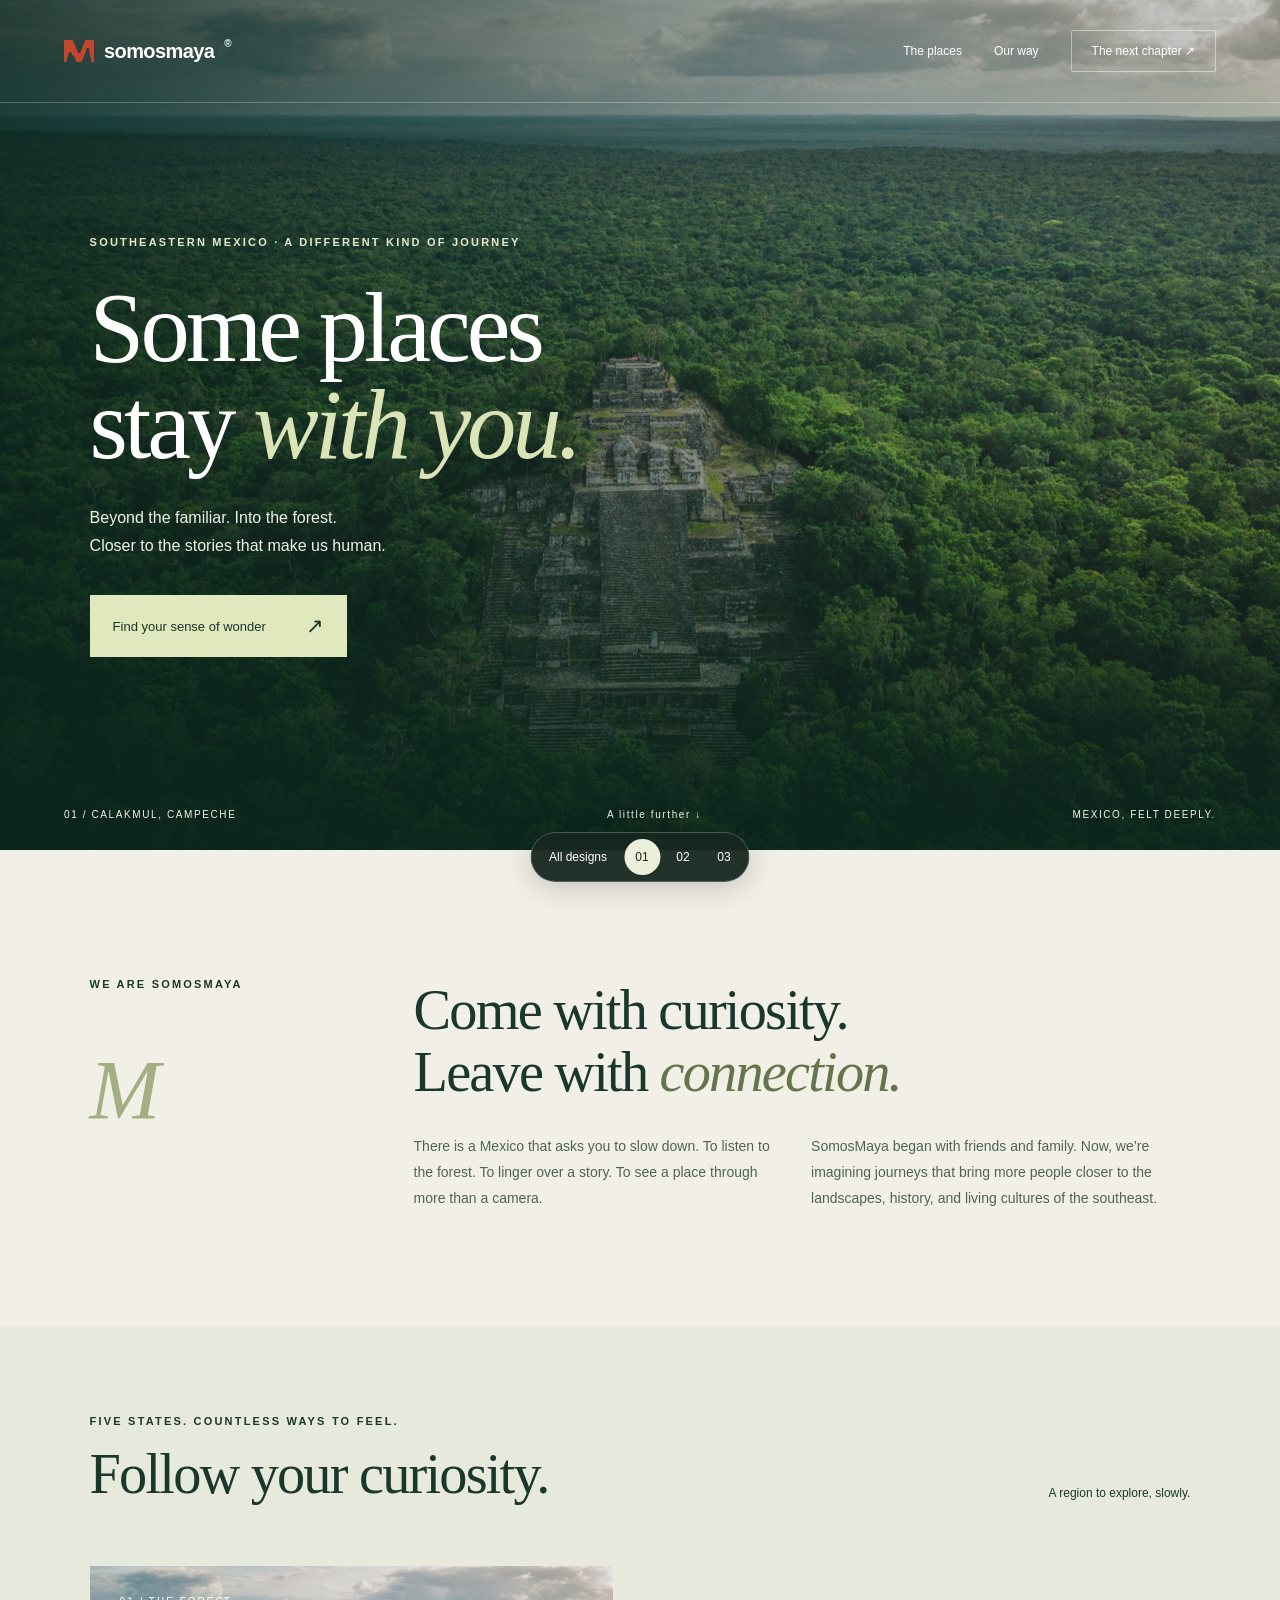
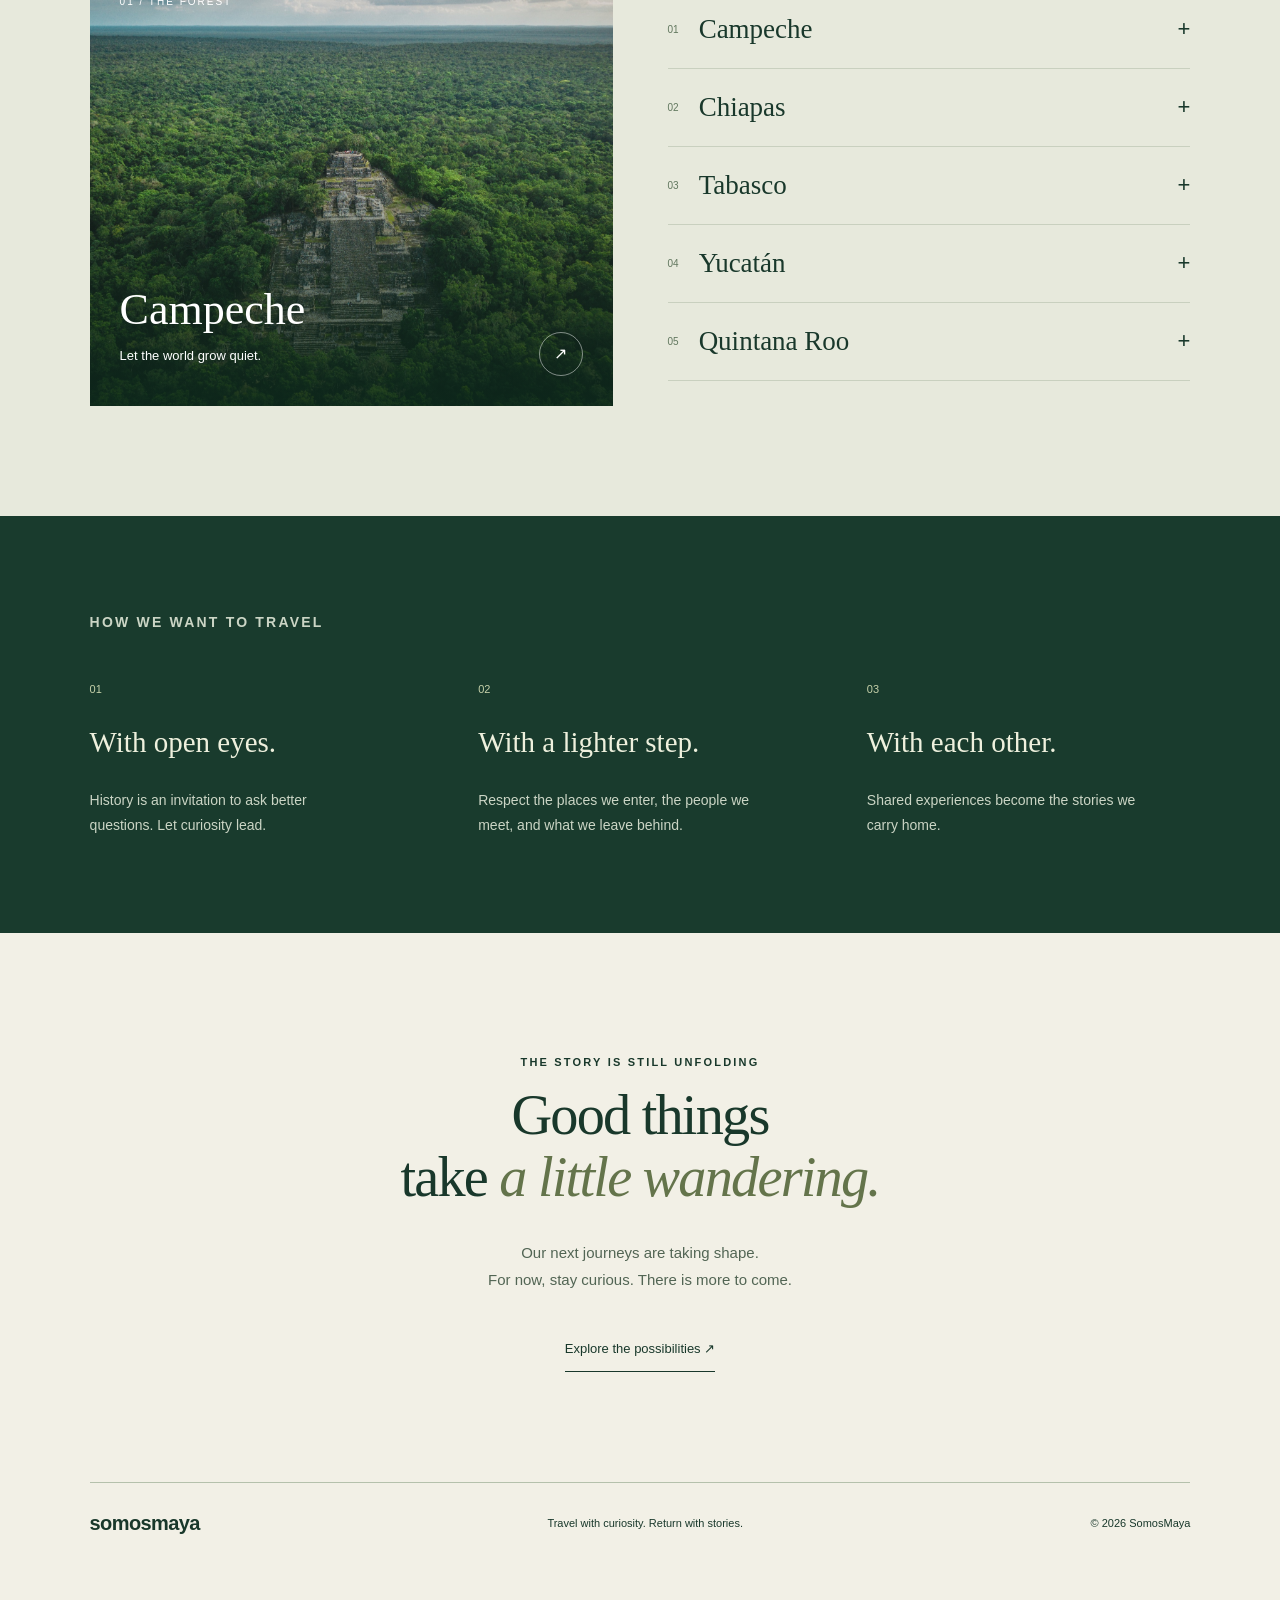
<file: designs/option-1/index.html>
<!doctype html><html lang="en"><head><meta charset="utf-8"><meta name="viewport" content="width=device-width,initial-scale=1"><meta name="robots" content="noindex,nofollow"><meta name="description" content="Discover a more thoughtful way to explore southeastern Mexico with SomosMaya."><title>Into the Jungle — SomosMaya</title><link rel="icon" href="../../assets/m2m2.png"><link rel="stylesheet" href="../shared/base.css"><link rel="stylesheet" href="style.css"></head><body>
<a class="skip" href="#main">Skip to content</a>
<header><a class="brand" href="./"><img src="../../assets/m2m2.png" alt="">somosmaya<span class="brand-dot">®</span></a><nav aria-label="Main"><a href="#places">The places</a><a href="#philosophy">Our way</a><a class="nav-cta" href="#next">The next chapter ↗</a></nav></header>
<main id="main"><section class="hero"><img class="hero-photo" src="../shared/calakmul.jpg" alt="A stone pyramid rises above the forest at Calakmul, Campeche" fetchpriority="high"><div class="hero-shade"></div><div class="hero-content"><p class="eyebrow">Southeastern Mexico · A different kind of journey</p><h1>Some places<br>stay <em>with you.</em></h1><p class="intro">Beyond the familiar. Into the forest.<br>Closer to the stories that make us human.</p><a class="button" href="#places">Find your sense of wonder <span>↗</span></a></div><div class="hero-foot"><span>01 / CALAKMUL, CAMPECHE</span><a href="#philosophy">A little further ↓</a><span>MEXICO, FELT DEEPLY.</span></div></section>
<section id="philosophy" class="philosophy"><div><p class="eyebrow">We are SomosMaya</p><span class="mini-mark">M</span></div><div><h2>Come with curiosity.<br>Leave with <em>connection.</em></h2><div class="copy-columns"><p>There is a Mexico that asks you to slow down. To listen to the forest. To linger over a story. To see a place through more than a camera.</p><p>SomosMaya began with friends and family. Now, we’re imagining journeys that bring more people closer to the landscapes, history, and living cultures of the southeast.</p></div></div></section>
<section id="places" class="places"><div class="section-head"><div><p class="eyebrow">Five states. Countless ways to feel.</p><h2>Follow your curiosity.</h2></div><span class="small-note">A region to explore, slowly.</span></div><div class="destinations"><a class="destination photo-card" href="#campeche"><img src="../shared/calakmul.jpg" alt="The forest surrounding Calakmul" loading="lazy"><span class="destination-index">01 / THE FOREST</span><div><h3>Campeche</h3><p>Let the world grow quiet.</p></div><span class="circle-arrow">↗</span></a><div class="region-list"><details id="campeche"><summary><span>01</span>Campeche <b>+</b></summary><p>Let Calakmul be an invitation to look closer at the relationship between architecture and the forest.</p></details><details><summary><span>02</span>Chiapas <b>+</b></summary><p>Make room for landscapes, stories, and the people who give a place its meaning.</p></details><details><summary><span>03</span>Tabasco <b>+</b></summary><p>Follow your curiosity toward the green heart of the southeast.</p></details><details><summary><span>04</span>Yucatán <b>+</b></summary><p>Explore the connections between history, everyday life, and a sense of belonging.</p></details><details><summary><span>05</span>Quintana Roo <b>+</b></summary><p>Look beyond the familiar itinerary and leave space for discovery.</p></details></div></div></section>
<section class="values"><p class="eyebrow">How we want to travel</p><div><article><span>01</span><h3>With open eyes.</h3><p>History is an invitation to ask better questions. Let curiosity lead.</p></article><article><span>02</span><h3>With a lighter step.</h3><p>Respect the places we enter, the people we meet, and what we leave behind.</p></article><article><span>03</span><h3>With each other.</h3><p>Shared experiences become the stories we carry home.</p></article></div></section>
<section id="next" class="next"><p class="eyebrow">The story is still unfolding</p><h2>Good things<br>take <em>a little wandering.</em></h2><p>Our next journeys are taking shape.<br>For now, stay curious. There is more to come.</p><a class="text-link" href="#places">Explore the possibilities ↗</a></section></main><footer><a class="brand" href="#main">somosmaya</a><span>Travel with curiosity. Return with stories.</span><span>© 2026 SomosMaya</span></footer>
<nav class="preview-switcher" aria-label="Design previews"><a href="../">All designs</a><a href="../option-1/" aria-current="page" aria-label="Design 1: Into the Jungle">01</a><a href="../option-2/" aria-label="Design 2: The Travel Journal">02</a><a href="../option-3/" aria-label="Design 3: Maya Today">03</a></nav></body></html>
</file>
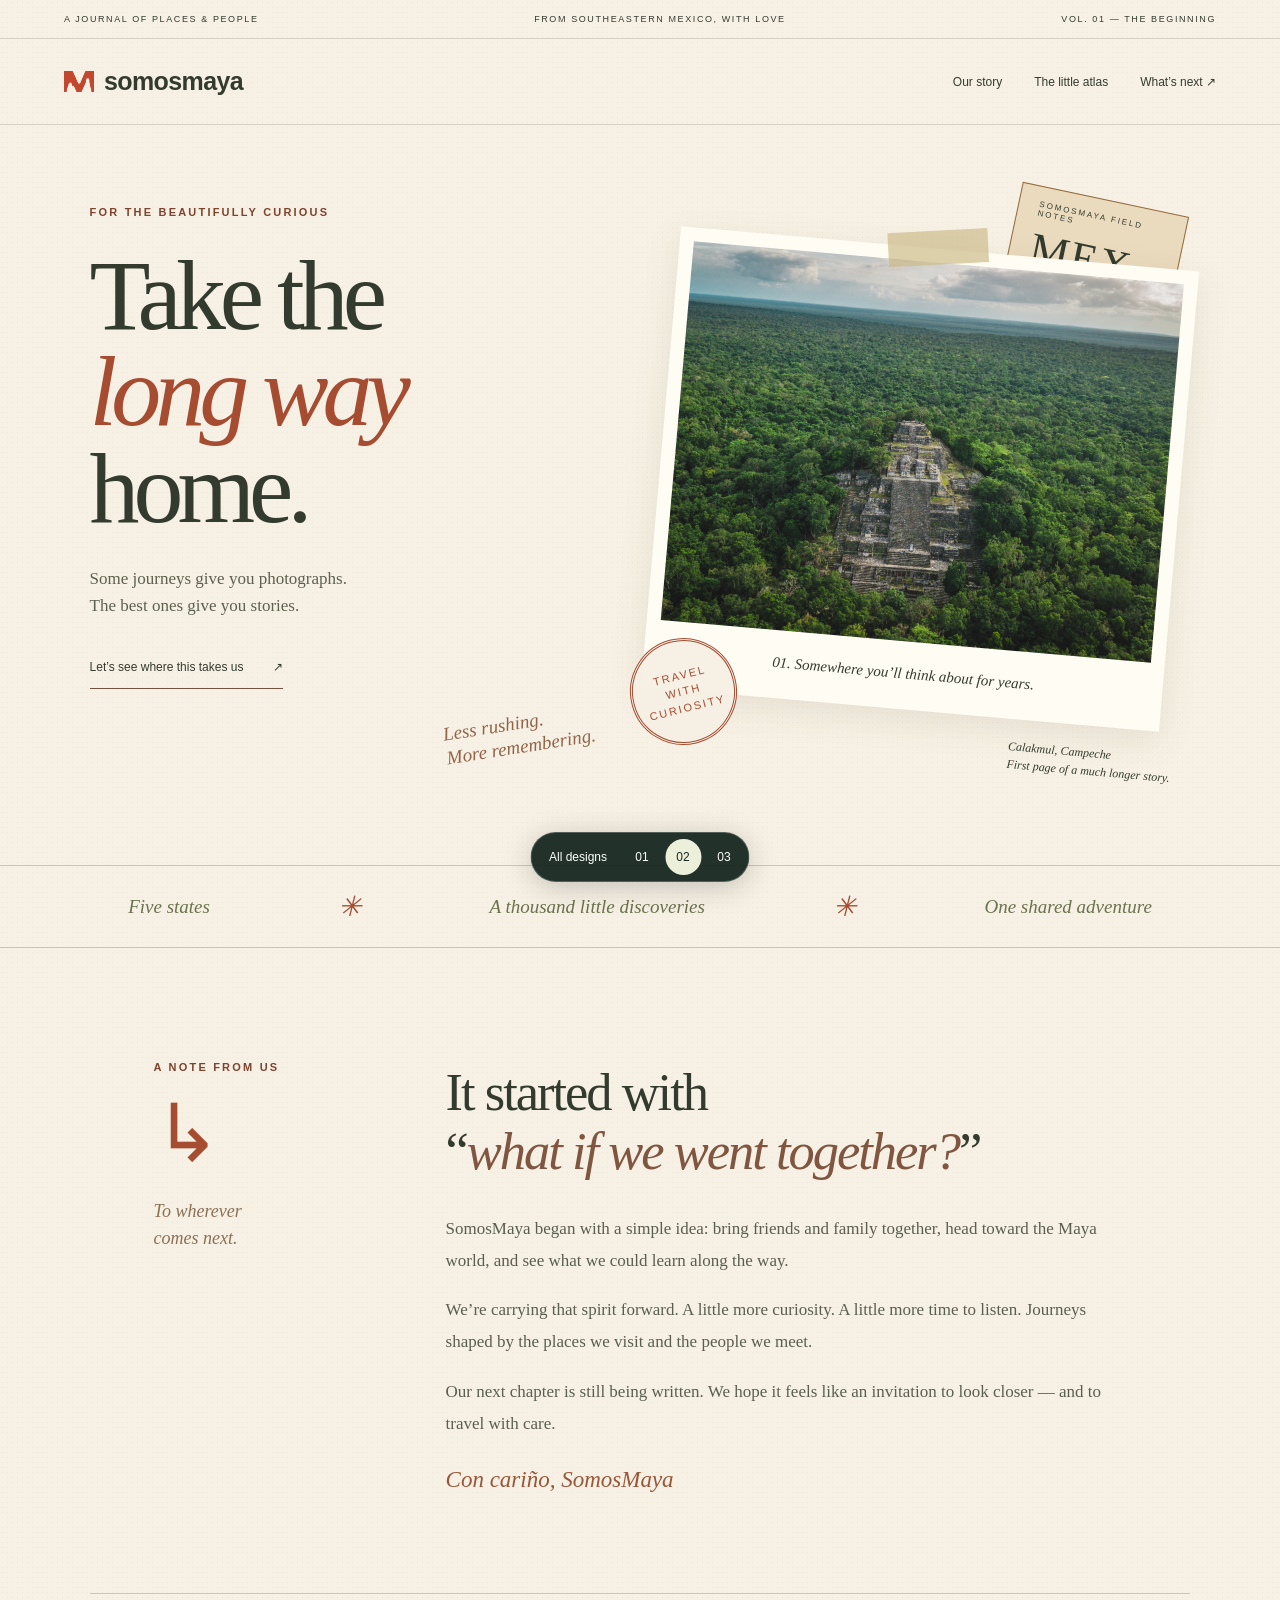
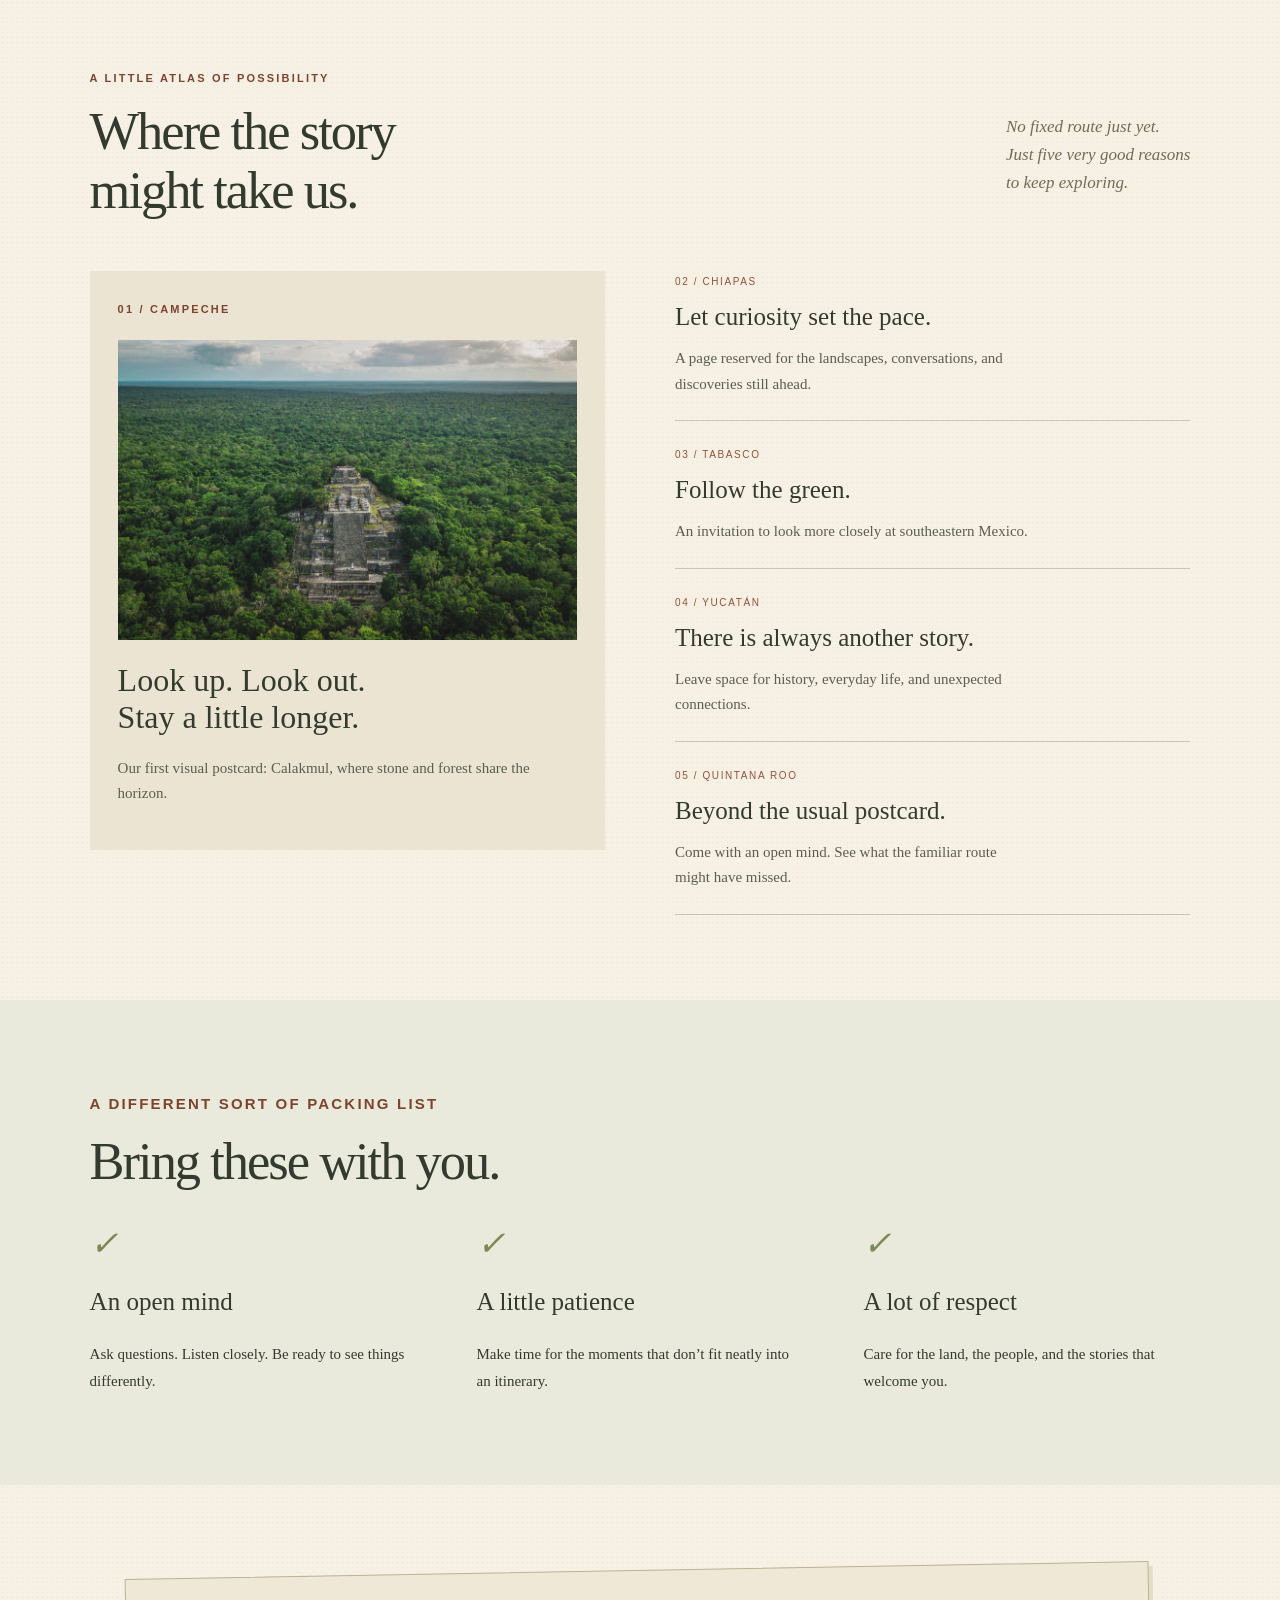
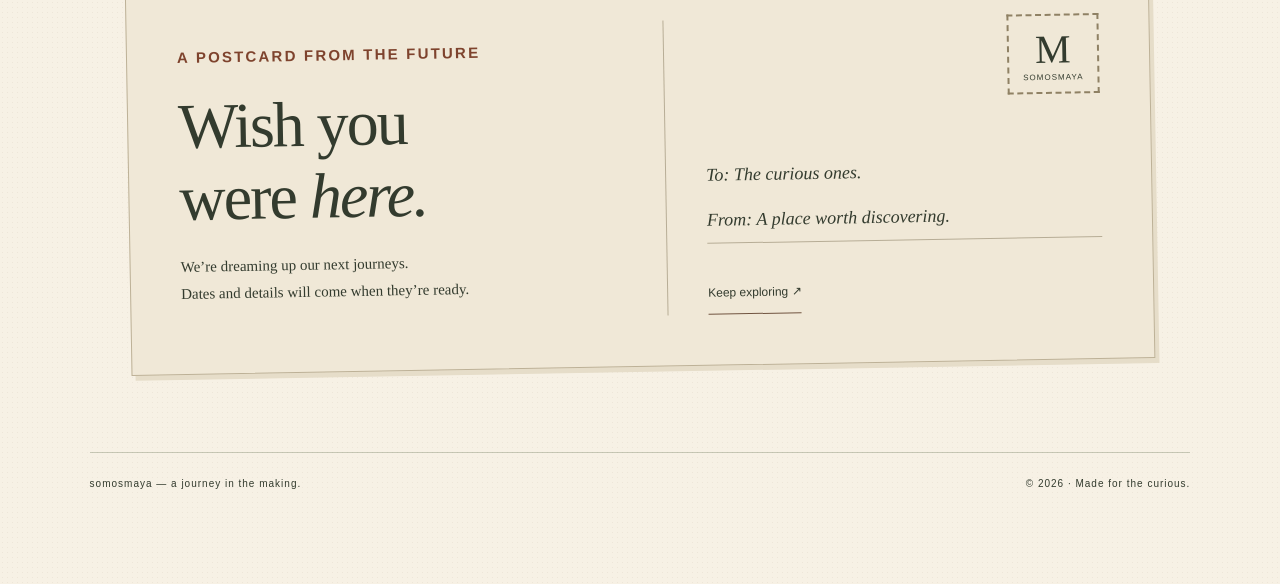
<file: designs/option-2/index.html>
<!doctype html><html lang="en"><head><meta charset="utf-8"><meta name="viewport" content="width=device-width,initial-scale=1"><meta name="robots" content="noindex,nofollow"><meta name="description" content="Notes on discovery, shared journeys, and southeastern Mexico. A SomosMaya travel journal."><title>The Travel Journal — SomosMaya</title><link rel="icon" href="../../assets/m2m2.png"><link rel="stylesheet" href="../shared/base.css"><link rel="stylesheet" href="style.css"></head><body><a class="skip" href="#main">Skip to content</a>
<div class="edition"><span>A JOURNAL OF PLACES & PEOPLE</span><span>FROM SOUTHEASTERN MEXICO, WITH LOVE</span><span>VOL. 01 — THE BEGINNING</span></div><header><a class="brand" href="./"><img src="../../assets/m2m2.png" alt="">somosmaya</a><nav aria-label="Main"><a href="#letter">Our story</a><a href="#atlas">The little atlas</a><a href="#next">What’s next ↗</a></nav></header>
<main id="main"><section class="journal-hero"><div class="hero-copy"><p class="eyebrow">For the beautifully curious</p><h1>Take the<br><em>long way</em><br>home.</h1><p class="lede">Some journeys give you photographs.<br>The best ones give you stories.</p><a class="underlined" href="#atlas">Let’s see where this takes us <span>↗</span></a><div class="hand-note">Less rushing.<br>More remembering.</div></div><div class="scrapbook"><div class="ticket"><span>SOMOSMAYA FIELD NOTES</span><b>MEX</b><span>ROOM FOR DISCOVERY</span></div><figure class="polaroid"><img src="../shared/calakmul.jpg" alt="Calakmul’s pyramid surrounded by an immense green forest" fetchpriority="high"><figcaption>01. Somewhere you’ll think about for years.</figcaption></figure><span class="stamp">TRAVEL<br>WITH<br>CURIOSITY</span><span class="photo-label">Calakmul, Campeche<br>First page of a much longer story.</span></div></section>
<div class="running-line"><span>Five states</span><span aria-hidden="true">✳</span><span>A thousand little discoveries</span><span aria-hidden="true">✳</span><span>One shared adventure</span></div>
<section id="letter" class="letter"><div class="letter-margin"><p class="eyebrow">A note from us</p><span class="margin-drawing" aria-hidden="true">↳</span><p>To wherever<br>comes next.</p></div><article><h2>It started with<br>“<em>what if we went together?</em>”</h2><p>SomosMaya began with a simple idea: bring friends and family together, head toward the Maya world, and see what we could learn along the way.</p><p>We’re carrying that spirit forward. A little more curiosity. A little more time to listen. Journeys shaped by the places we visit and the people we meet.</p><p>Our next chapter is still being written. We hope it feels like an invitation to look closer — and to travel with care.</p><span class="signature">Con cariño, SomosMaya</span></article></section>
<section id="atlas" class="atlas"><div class="atlas-heading"><div><p class="eyebrow">A little atlas of possibility</p><h2>Where the story<br>might take us.</h2></div><p>No fixed route just yet.<br>Just five very good reasons<br>to keep exploring.</p></div><div class="atlas-grid"><article class="atlas-feature"><span class="eyebrow">01 / Campeche</span><img src="../shared/calakmul.jpg" alt="Layers of forest stretching beyond Calakmul" loading="lazy"><h3>Look up. Look out.<br>Stay a little longer.</h3><p>Our first visual postcard: Calakmul, where stone and forest share the horizon.</p></article><div class="atlas-notes"><article><span>02 / CHIAPAS</span><h3>Let curiosity set the pace.</h3><p>A page reserved for the landscapes, conversations, and discoveries still ahead.</p></article><article><span>03 / TABASCO</span><h3>Follow the green.</h3><p>An invitation to look more closely at southeastern Mexico.</p></article><article><span>04 / YUCATÁN</span><h3>There is always another story.</h3><p>Leave space for history, everyday life, and unexpected connections.</p></article><article><span>05 / QUINTANA ROO</span><h3>Beyond the usual postcard.</h3><p>Come with an open mind. See what the familiar route might have missed.</p></article></div></div></section>
<section class="packing"><p class="eyebrow">A different sort of packing list</p><h2>Bring these with you.</h2><div><article><span>✓</span><h3>An open mind</h3><p>Ask questions. Listen closely. Be ready to see things differently.</p></article><article><span>✓</span><h3>A little patience</h3><p>Make time for the moments that don’t fit neatly into an itinerary.</p></article><article><span>✓</span><h3>A lot of respect</h3><p>Care for the land, the people, and the stories that welcome you.</p></article></div></section>
<section id="next" class="postcard"><div><p class="eyebrow">A postcard from the future</p><h2>Wish you<br>were <em>here.</em></h2><p>We’re dreaming up our next journeys.<br>Dates and details will come when they’re ready.</p></div><div class="postcard-right"><span class="postage">M<br><small>SOMOSMAYA</small></span><p>To: The curious ones.<br>From: A place worth discovering.</p><a class="underlined" href="#atlas">Keep exploring ↗</a></div></section></main><footer><span>somosmaya — a journey in the making.</span><span>© 2026 · Made for the curious.</span></footer><nav class="preview-switcher" aria-label="Design previews"><a href="../">All designs</a><a href="../option-1/" aria-label="Design 1: Into the Jungle">01</a><a href="../option-2/" aria-current="page" aria-label="Design 2: The Travel Journal">02</a><a href="../option-3/" aria-label="Design 3: Maya Today">03</a></nav></body></html>
</file>
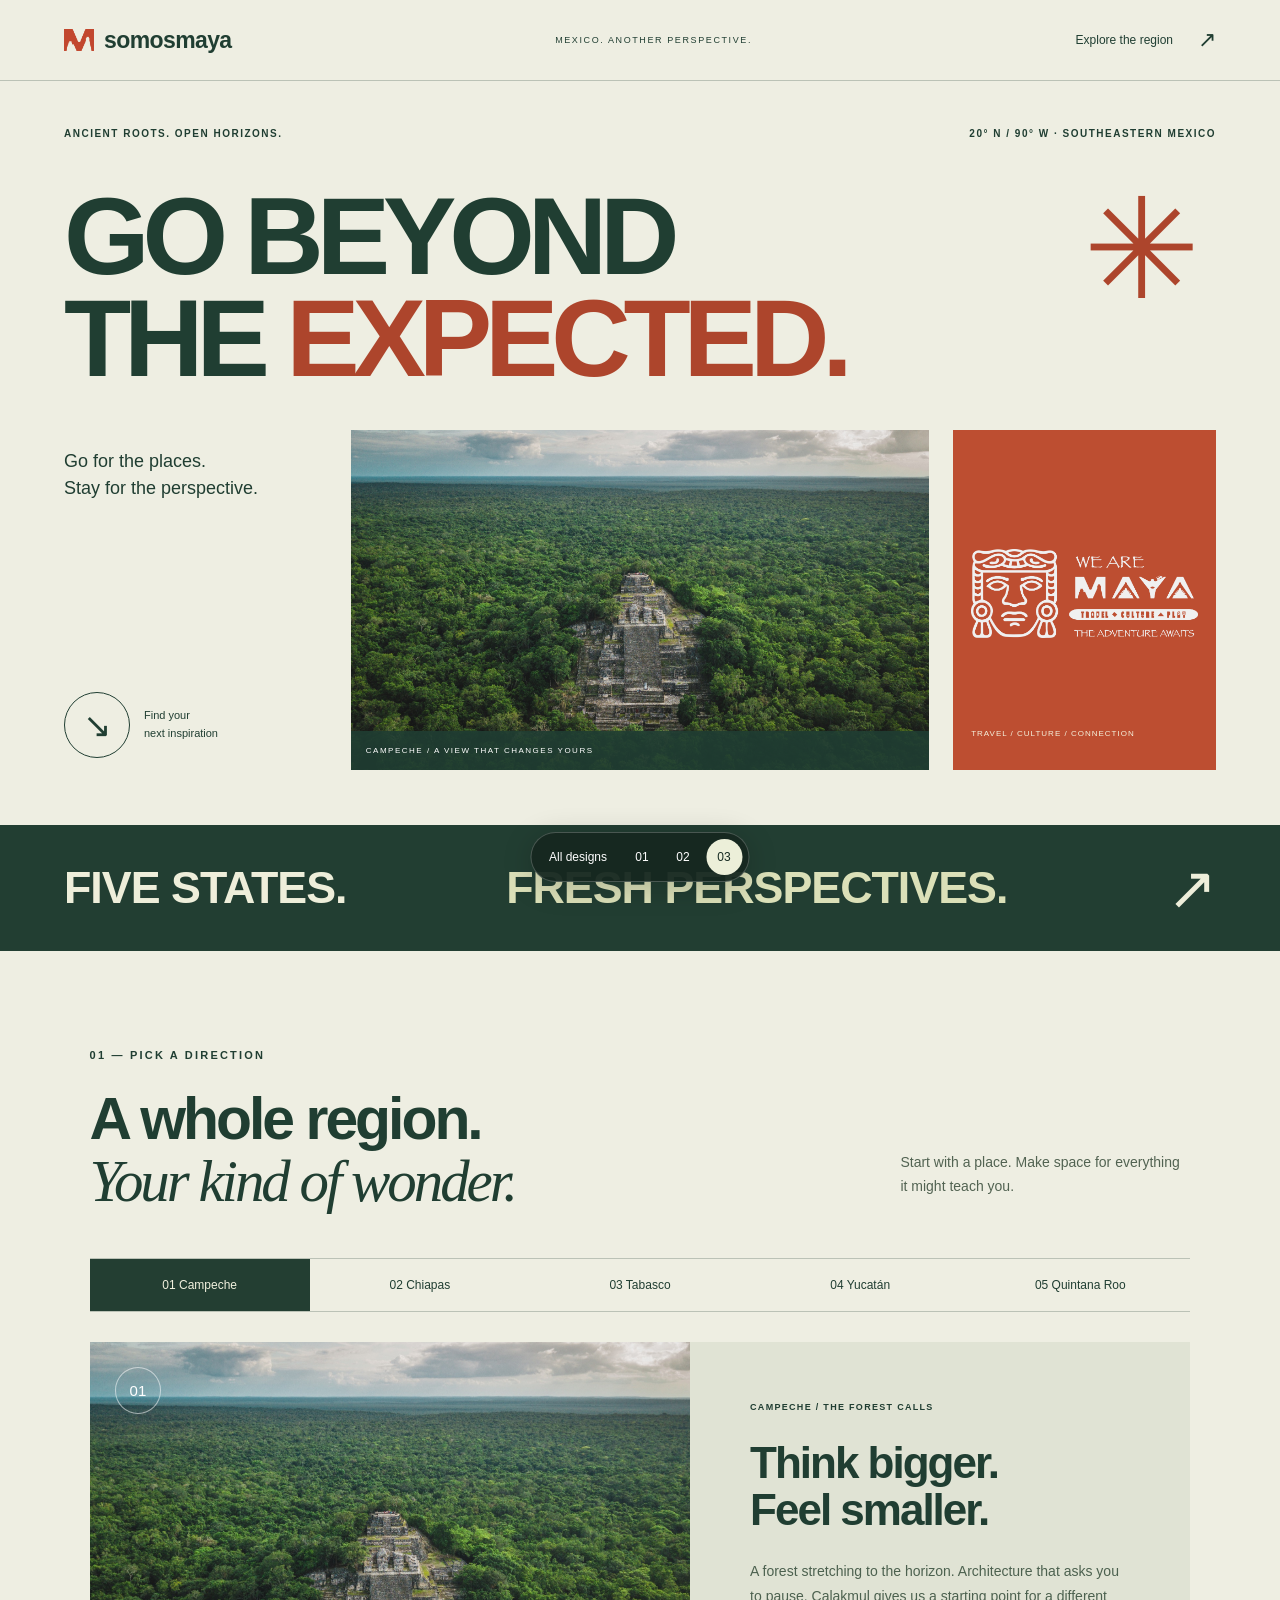
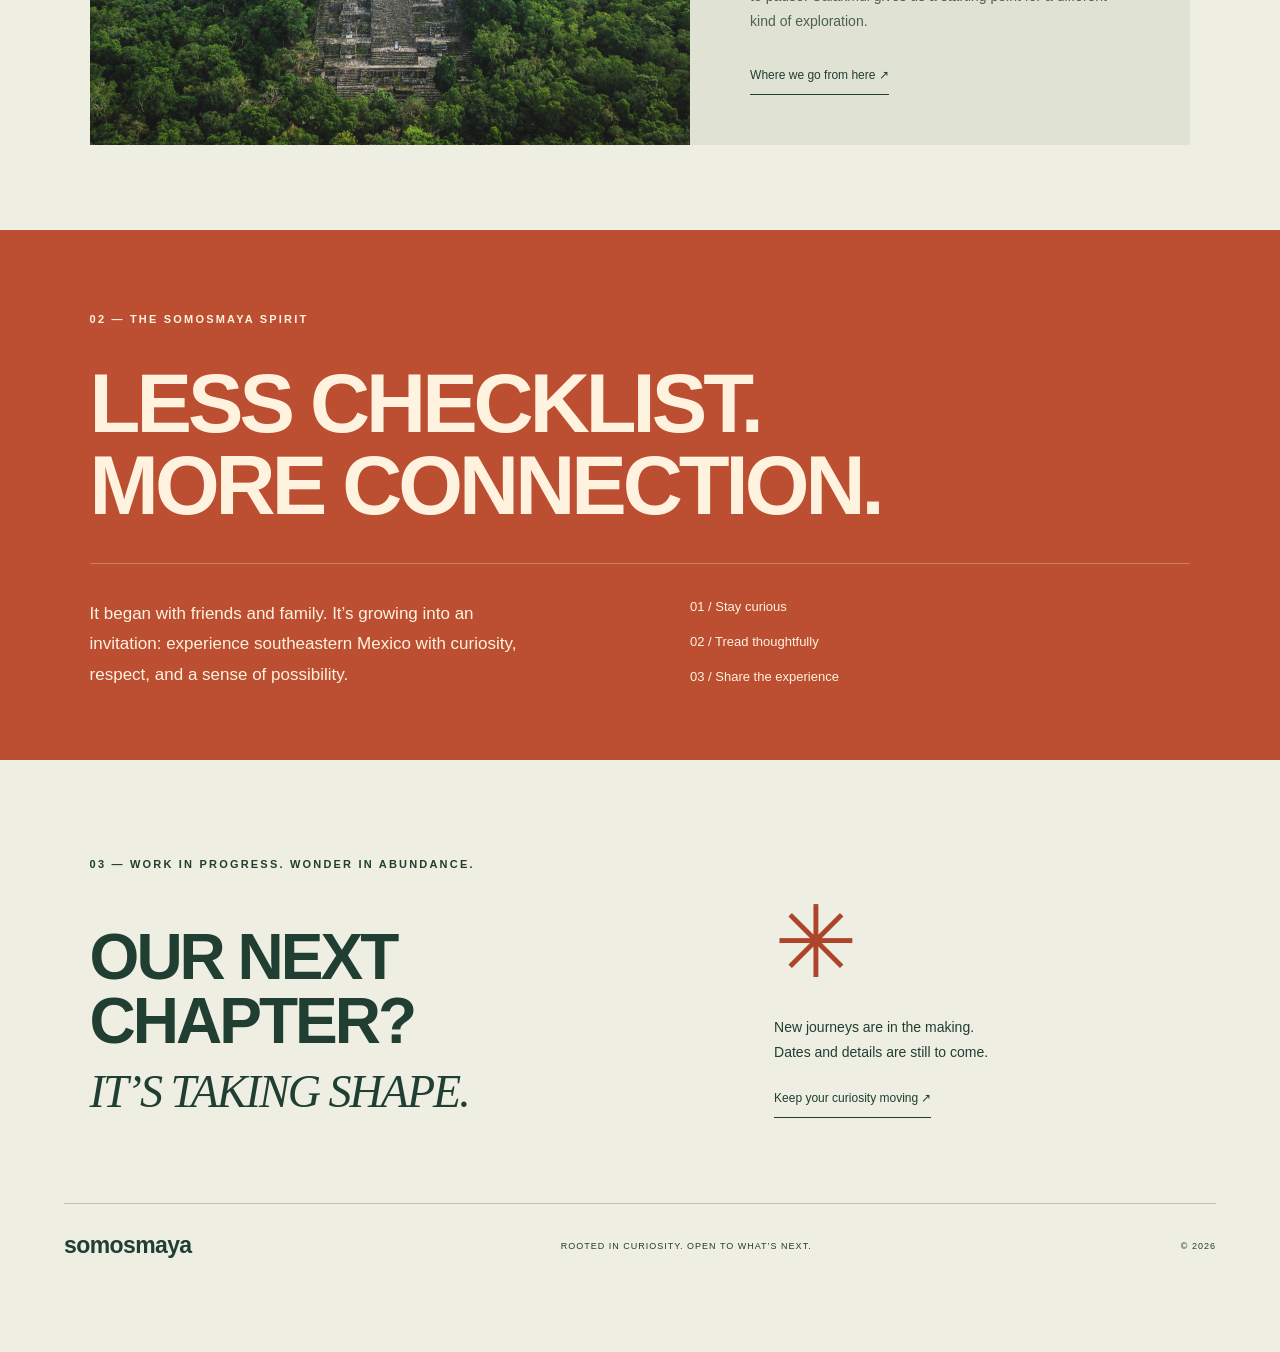
<file: designs/option-3/index.html>
<!doctype html><html lang="en"><head><meta charset="utf-8"><meta name="viewport" content="width=device-width,initial-scale=1"><meta name="robots" content="noindex,nofollow"><meta name="description" content="A new perspective on southeastern Mexico. Explore five states with SomosMaya."><title>Maya, Today — SomosMaya</title><link rel="icon" href="../../assets/m2m2.png"><link rel="stylesheet" href="../shared/base.css"><link rel="stylesheet" href="style.css"><script defer src="../shared/explorer.js"></script></head><body><a class="skip" href="#main">Skip to content</a>
<header><a class="brand" href="./"><img src="../../assets/m2m2.png" alt="">somosmaya</a><span class="header-note">MEXICO. ANOTHER PERSPECTIVE.</span><a class="header-link" href="#explore">Explore the region <span>↗</span></a></header>
<main id="main"><section class="graphic-hero"><div class="hero-top"><p class="eyebrow">Ancient roots. Open horizons.</p><span class="eyebrow">20° N / 90° W · SOUTHEASTERN MEXICO</span></div><h1>GO BEYOND<br>THE <span>EXPECTED.</span><span class="hero-star" aria-hidden="true">✳</span></h1><div class="hero-grid"><div class="hero-text"><p>Go for the places.<br>Stay for the perspective.</p><a class="round-link" href="#explore"><span class="round-arrow">↘</span><span>Find your<br>next inspiration</span></a></div><figure class="hero-image"><img src="../shared/calakmul.jpg" alt="Calakmul surrounded by the forest of Campeche" fetchpriority="high"><figcaption>CAMPECHE / A VIEW THAT CHANGES YOURS</figcaption></figure><div class="brand-panel"><img src="../../assets/WEARE1.png" alt="We are Maya. Travel, culture, play. The adventure awaits."><span>TRAVEL / CULTURE / CONNECTION</span></div></div></section>
<div class="ticker"><span>FIVE STATES.</span><span class="outline">FRESH PERSPECTIVES.</span><span aria-hidden="true">↗</span></div>
<section id="explore" class="explore"><div class="explore-title"><p class="eyebrow">01 — Pick a direction</p><h2>A whole region.<br><em>Your kind of wonder.</em></h2><p>Start with a place. Make space for everything it might teach you.</p></div><div class="region-controls" data-region-controls hidden aria-label="Choose a region"><button type="button" data-target="region-campeche" aria-controls="region-campeche">01 Campeche</button><button type="button" data-target="region-chiapas" aria-controls="region-chiapas">02 Chiapas</button><button type="button" data-target="region-tabasco" aria-controls="region-tabasco">03 Tabasco</button><button type="button" data-target="region-yucatan" aria-controls="region-yucatan">04 Yucatán</button><button type="button" data-target="region-quintana" aria-controls="region-quintana">05 Quintana Roo</button></div>
<div class="region-panels" aria-live="polite"><article id="region-campeche" data-region class="region-panel"><div class="region-art photograph"><img src="../shared/calakmul.jpg" alt="Pyramid and forest at Calakmul" loading="lazy"><span>01</span></div><div class="region-copy"><p class="eyebrow">Campeche / The forest calls</p><h3>Think bigger.<br>Feel smaller.</h3><p>A forest stretching to the horizon. Architecture that asks you to pause. Calakmul gives us a starting point for a different kind of exploration.</p><a href="#next">Where we go from here ↗</a></div></article>
<article id="region-chiapas" data-region class="region-panel"><div class="region-art geometric chiapas" aria-hidden="true"><span>02</span><div class="landform"></div><b>LOOK<br>CLOSER.</b></div><div class="region-copy"><p class="eyebrow">Chiapas / Make room for discovery</p><h3>Let curiosity<br>lead the way.</h3><p>We’re imagining journeys with time to listen, to learn, and to understand a place beyond a first impression. Chiapas is part of that unfolding story.</p><a href="#next">Where we go from here ↗</a></div></article>
<article id="region-tabasco" data-region class="region-panel"><div class="region-art geometric tabasco" aria-hidden="true"><span>03</span><div class="landform"></div><b>FOLLOW<br>THE GREEN.</b></div><div class="region-copy"><p class="eyebrow">Tabasco / A new starting point</p><h3>Take a<br>different turn.</h3><p>There’s more than one way into the southeast. Tabasco invites us to widen the frame and make space for the places we haven’t explored yet.</p><a href="#next">Where we go from here ↗</a></div></article>
<article id="region-yucatan" data-region class="region-panel"><div class="region-art geometric yucatan" aria-hidden="true"><span>04</span><div class="landform"></div><b>PAST.<br>PRESENT.</b></div><div class="region-copy"><p class="eyebrow">Yucatán / Stories in every direction</p><h3>History is<br>just the start.</h3><p>Look for the connections between the past and everyday life. We want to travel with the curiosity and care that those stories deserve.</p><a href="#next">Where we go from here ↗</a></div></article>
<article id="region-quintana" data-region class="region-panel"><div class="region-art geometric quintana" aria-hidden="true"><span>05</span><div class="landform"></div><b>BEYOND<br>THE FRAME.</b></div><div class="region-copy"><p class="eyebrow">Quintana Roo / Another perspective</p><h3>More than<br>a postcard.</h3><p>Familiar names can hold unfamiliar stories. Let’s look beyond the expected, with time for the people and places that make a journey matter.</p><a href="#next">Where we go from here ↗</a></div></article></div></section>
<section class="manifesto"><div><p class="eyebrow">02 — The SomosMaya spirit</p><h2>LESS CHECKLIST.<br><span>MORE CONNECTION.</span></h2></div><div class="manifesto-bottom"><p>It began with friends and family. It’s growing into an invitation: experience southeastern Mexico with curiosity, respect, and a sense of possibility.</p><div><span>01 / Stay curious</span><span>02 / Tread thoughtfully</span><span>03 / Share the experience</span></div></div></section>
<section id="next" class="next"><p class="eyebrow">03 — Work in progress. Wonder in abundance.</p><div><h2>OUR NEXT<br>CHAPTER?<br><em>IT’S TAKING SHAPE.</em></h2><div><span class="next-star" aria-hidden="true">✳</span><p>New journeys are in the making.<br>Dates and details are still to come.</p><a href="#explore">Keep your curiosity moving ↗</a></div></div></section></main><footer><a class="brand" href="#main">somosmaya</a><span>ROOTED IN CURIOSITY. OPEN TO WHAT’S NEXT.</span><span>© 2026</span></footer><nav class="preview-switcher" aria-label="Design previews"><a href="../">All designs</a><a href="../option-1/" aria-label="Design 1: Into the Jungle">01</a><a href="../option-2/" aria-label="Design 2: The Travel Journal">02</a><a href="../option-3/" aria-current="page" aria-label="Design 3: Maya Today">03</a></nav></body></html>
</file>
<file: designs/shared/base.css>
*{box-sizing:border-box}html{scroll-behavior:smooth;scroll-padding-top:30px}body{margin:0}a{color:inherit;text-decoration:none}button{font:inherit;color:inherit;cursor:pointer}img{max-width:100%;display:block}button,a{-webkit-tap-highlight-color:transparent}a:focus-visible,button:focus-visible,summary:focus-visible{outline:3px solid currentColor;outline-offset:6px}::selection{background:#d6e28b;color:#173a2e}.skip{position:absolute;top:-100px;left:20px;padding:16px;background:#fff;color:#111;z-index:99}.skip:focus{top:15px}.eyebrow{font:600 11px/1.5 Arial,sans-serif;text-transform:uppercase;letter-spacing:2.2px}.brand{display:flex;align-items:center;gap:10px;font:700 20px/1 Arial,sans-serif;letter-spacing:-.6px}.brand img{width:30px;height:25px;object-fit:contain}.preview-switcher{position:fixed;bottom:18px;left:50%;transform:translateX(-50%);z-index:40;display:flex;align-items:center;gap:5px;padding:6px;border:1px solid #ffffff38;border-radius:30px;background:#172820f2;color:#fff;box-shadow:0 5px 30px #0003;font:12px/1 Arial,sans-serif;white-space:nowrap}.preview-switcher a{display:grid;place-items:center;min-width:36px;min-height:36px;border-radius:22px}.preview-switcher a:first-child{padding:0 12px}.preview-switcher a[aria-current=page]{background:#ecefd9;color:#152a21}.preview-switcher a:hover{background:#ffffff26}.preview-switcher a[aria-current=page]:hover{background:#ecefd9}footer{padding-bottom:95px!important}body{overflow-wrap:break-word}@media(prefers-reduced-motion:reduce){html{scroll-behavior:auto}*,*::before,*::after{animation:none!important;transition:none!important}}
</file>
<file: designs/journal-1/style.css>
body{background:#f7f1e5;color:#333b2e;font-family:Georgia,serif;background-image:radial-gradient(#6b4e2310 .7px,transparent .7px);background-size:5px 5px}
.edition{display:flex;justify-content:space-between;padding:14px 5%;border-bottom:1px solid #46503b33;font:9px Arial;letter-spacing:1.6px}
header{display:flex;align-items:center;justify-content:space-between;padding:30px 5%;border-bottom:1px solid #46503b33}
header .brand{font-size:25px}
header nav{display:flex;gap:32px;font:12px Arial}
.journal-hero{padding:68px 7% 85px;display:grid;grid-template-columns:1fr 1fr;gap:20px;max-width:1600px;margin:auto}
.hero-copy{position:relative}
.eyebrow{color:#7e432d}
.journal-hero h1{font-size:clamp(74px,7.8vw,116px);font-weight:normal;letter-spacing:-6px;line-height:.97;margin:27px 0}
.journal-hero h1 em{color:#a54c31}
.lede{font-size:17px;line-height:1.6;color:#5c604f}
.underlined{font:12px Arial;display:inline-flex;gap:30px;border-bottom:1px solid #715440;padding:14px 0;margin-top:10px}
.underlined:hover{color:#a54c31}
.hand-note{font:italic 19px/1.25 Georgia;transform:rotate(-9deg);color:#916448;position:absolute;bottom:22px;right:35px}
.scrapbook{position:relative;padding:55px 10px 70px 10px;align-self:center}
.polaroid{margin:0;background:#fffcf4;padding:14px 14px 0;box-shadow:0 10px 35px #52432a1a;transform:rotate(5deg);position:relative}
.polaroid:before{content:'';position:absolute;top:-18px;left:40%;width:100px;height:34px;background:#cbbb88aa;transform:rotate(-8deg);z-index:1}
.polaroid img{height:380px;width:100%;object-fit:cover;object-position:55% center}
.polaroid figcaption{font:italic 15px Georgia;text-align:center;padding:24px 0 27px}
.ticket{position:absolute;top:5px;right:12px;transform:rotate(12deg);border:1px solid #916a3d;background:#eadbbe;padding:13px 20px;font:8px Arial;letter-spacing:2px;display:flex;flex-direction:column;width:170px}
.ticket b{font:44px Georgia;padding:5px 0}
.stamp{position:absolute;bottom:35px;left:-20px;transform:rotate(-14deg);border:3px double #a54c31;border-radius:50%;height:107px;width:107px;display:grid;place-content:center;text-align:center;font:11px/1.5 Arial;letter-spacing:2px;color:#a54c31;background:#f7f1e5ee}
.photo-label{font:italic 12px/1.5 Georgia;position:absolute;bottom:0;right:20px;transform:rotate(5deg)}
.running-line{border-top:1px solid #67745655;border-bottom:1px solid #67745655;display:flex;justify-content:space-around;align-items:center;padding:24px 5%;font:italic 19px Georgia;color:#6a734d}
.running-line span[aria-hidden]{font-size:28px;color:#a54c31}
.letter{padding:100px 12%;display:grid;grid-template-columns:1fr 3fr;gap:65px}
.letter-margin p:last-child{font:italic 18px/1.5 Georgia;color:#8b7054}
.margin-drawing{font:80px Georgia;color:#a54c31}
.letter h2,h2{font-size:clamp(36px,4.1vw,59px);line-height:1.12;font-weight:normal;letter-spacing:-2px;margin:15px 0 32px}
.letter h2 em{color:#805641}
.letter article>p{font-size:17px;line-height:1.9;max-width:680px;color:#5a5e50}
.signature{display:block;font:italic 23px Georgia;color:#995638;margin-top:27px}
.atlas{margin:0 7%;padding:65px 0;border-top:1px solid #67745655}
.atlas-heading{display:flex;justify-content:space-between;align-items:center}
.atlas-heading>p{font:italic 17px/1.65 Georgia;color:#726b55}
.atlas-grid{display:grid;grid-template-columns:1fr 1fr;gap:70px;margin-top:20px}
.atlas-feature{background:#ebe4d3;padding:28px;align-self:start}
.atlas-feature img{width:100%;height:300px;object-fit:cover;margin:22px 0}
.atlas-feature h3{font-size:32px;font-weight:normal;line-height:1.15;margin:20px 0}
.atlas-feature p,.atlas-notes p{font-size:15px;line-height:1.7;color:#5a5e50}
.atlas-notes article{padding:23px 0;border-bottom:1px solid #67745655}
.atlas-notes article:first-child{padding-top:0}
.atlas-notes article>span{font:10px Arial;letter-spacing:1.6px;color:#925237}
.atlas-notes h3{font-weight:normal;font-size:25px;margin:14px 0}
.atlas-notes p{margin-bottom:0;max-width:360px}
.packing{padding:75px 7%;background:#e9eadb;margin-top:20px}
.packing>div{display:grid;grid-template-columns:repeat(3,1fr);gap:60px}
.packing article>span{font:italic 34px Georgia;color:#7d8a55}
.packing h3{font:25px Georgia}
.packing p{font-size:15px;line-height:1.8}
.postcard{display:grid;grid-template-columns:1fr 1fr;margin:85px 10%;padding:50px;background:#f0e8d7;border:1px solid #bdb197;box-shadow:4px 5px 0 #e6ddc9;gap:50px;transform:rotate(-1deg)}
.postcard h2{font-size:64px;margin:20px 0}
.postcard p{font-size:15px;line-height:1.8}
.postcard-right{border-left:1px solid #b7ad96;padding-left:40px;display:flex;flex-direction:column;align-items:flex-start;justify-content:flex-end;position:relative}
.postage{align-self:flex-end;border:2px dashed #8f8164;padding:10px 14px;font:40px Georgia;text-align:center;margin-bottom:35px}
.postage small{display:block;font:8px Arial;letter-spacing:1px}
.postcard-right>p{font:italic 18px/2.5 Georgia;border-bottom:1px solid #b7ad96;width:100%}
footer{display:flex;justify-content:space-between;margin:0 7%;padding:25px 0;border-top:1px solid #67745655;font:10px Arial;letter-spacing:1px;gap:25px}
@media(max-width:700px){.edition{font-size:7px;padding:12px 6%}
.edition>span:nth-child(2){display:none}
header{padding:22px 6%}
header .brand{font-size:20px}
header nav{gap:17px;font-size:11px}
header nav>a:first-child{display:none}
.journal-hero{grid-template-columns:1fr;padding:38px 7% 40px;gap:35px}
.journal-hero h1{font-size:85px;letter-spacing:-4px}
.hand-note{right:0;bottom:95px;font-size:15px}
.journal-hero .eyebrow{font-size:9px}
.scrapbook{padding:35px 10px 65px}
.polaroid img{height:320px}
.polaroid figcaption{font-size:12px}
.stamp{left:0;bottom:35px;width:85px;height:85px;font-size:9px}
.ticket{top:0}
.running-line{font-size:12px;gap:14px;text-align:center}
.running-line span[aria-hidden]{font-size:16px}
.letter{grid-template-columns:1fr;padding:60px 7%;gap:10px}
.letter-margin p:last-child,.margin-drawing{display:none}
.letter h2{font-size:35px;letter-spacing:-1.2px}
.letter article>p{font-size:16px}
.atlas{padding:40px 0}
.atlas-heading{display:block}
.atlas-heading>p{font-size:15px}
.atlas-grid{grid-template-columns:1fr;gap:35px}
.atlas-feature{padding:22px}
.atlas-feature img{height:260px}
.packing{padding:50px 7%}
.packing>div{grid-template-columns:1fr;gap:25px}
.packing h3{margin:10px 0}
.postcard{grid-template-columns:1fr;gap:25px;margin:55px 7%;padding:28px;transform:none}
.postcard h2{font-size:58px}
.postcard-right{border-left:0;border-top:1px solid #b7ad96;padding:25px 0 0}
.postage{margin-bottom:0}
.postcard-right>p{font-size:16px}
footer{flex-direction:column;gap:13px}
}

@media(max-width:700px){.hand-note{position:static;display:block;width:max-content;margin:30px 10px 0 auto;transform:rotate(-6deg)}
}


/* Journal variation */
body{background-color:#f7eee1;color:#543d32}
.edition{background:#784b3d;color:#fff5e6;border:0}
header{border-color:#bba28c}
header nav{color:#674537}
.eyebrow{color:#805240}
.letters-intro{text-align:center;padding:50px 20px 25px}
.letters-intro h1{font:normal clamp(49px,5.9vw,85px)/1.02 Georgia;letter-spacing:-3px;margin:20px 0}
.letters-intro h1 em{color:#9b513d}
.letters-intro>p:last-child{font:16px/1.7 Georgia;color:#775e4f}
.mail-table{position:relative;display:grid;grid-template-columns:1fr 1.7fr;gap:50px;max-width:1140px;margin:5px auto 65px;padding:35px 45px 50px;align-items:center}
.mail-note{padding:20px 0 25px 30px;transform:rotate(-3deg);border-left:1px solid #b47d6150}
.mail-note>p{font:38px/1.1 Georgia;margin:25px 0}
.mail-note em{color:#9b513d}
.note-signature{display:block;font:italic 19px/1.4 Georgia;color:#92624e;margin:24px 0 0}
.mail-card{background:#fffaf0;padding:15px 15px 0;box-shadow:0 10px 32px #5b372722;transform:rotate(3deg);position:relative;border:1px solid #ddc9b3}
.mail-card:before{content:'';position:absolute;width:90px;height:26px;top:-15px;left:40%;background:#c7b58b99;transform:rotate(-8deg)}
#postcard-front img{width:100%;height:305px;object-fit:cover}
#postcard-front>p{text-align:center;font:italic 15px Georgia;margin:20px 0}
#postcard-back{min-height:344px;padding:25px 20px;background:repeating-linear-gradient(transparent,transparent 31px,#9b7b5120 32px)}
#postcard-back h2{font:38px Georgia;margin:24px 0}
#postcard-back>p{font:16px/1.8 Georgia}
#postcard-back .eyebrow{font-size:8px}
#postcard-back .signature{font-size:19px}
.flip-card{display:block;margin:0 auto 14px;background:none;border:0;border-bottom:1px solid #b89a7c;padding:9px;font:11px Arial;color:#6c4834}
.flip-card[hidden]{display:none}
.mail-caption{position:absolute;bottom:0;right:60px;font:italic 12px Georgia;color:#87664e}
.running-line{background:#eadccc;color:#6c4c3b;border-color:#c5ab93}
.letter{padding-top:80px;padding-bottom:80px;background:#fff9ed;margin:65px 10%;padding:50px 6%;box-shadow:0 3px 18px #5a392710;grid-template-columns:1fr 3fr;gap:30px}
.letter h2{font-size:40px;letter-spacing:-1.5px}
.letter article>p{color:#705c4a}
.atlas{border-color:#bba28c}
.atlas-feature{background:#eadfce;transform:rotate(-1.5deg)}
.atlas-notes article{border-color:#c9b49e}
.packing{background:#e6d5c2;color:#5e4737}
.packing p{color:#614f40}
.packing article>span{color:#92543e}
.postcard{background:#f9f4e7;border-color:#bca58b}
.postcard h2 em{color:#9b513d}
footer{border-color:#bba28c}
@media(max-width:700px){.letters-intro{padding:35px 6% 15px}
.letters-intro h1{font-size:48px;letter-spacing:-2px}
.letters-intro>p:last-child{font-size:15px}
.mail-table{grid-template-columns:1fr;margin:0 7% 35px;padding:12px 0 45px;gap:30px}
.mail-note{transform:none;padding:15px 0 15px 20px}
.mail-note>p{font-size:33px}
.mail-note>p br{display:none}
.note-signature{font-size:16px;margin-top:20px}
.mail-card{transform:rotate(1.5deg);padding:10px 10px 0}
#postcard-front img{height:260px}
#postcard-front>p{font-size:12px}
.mail-caption{right:0;font-size:11px}
.letter{margin:40px 7%;padding:30px 7%;grid-template-columns:1fr;gap:5px}
.letter h2{font-size:31px}
#postcard-back{padding:18px 12px}
#postcard-back h2{font-size:31px}
#postcard-back>p{font-size:15px}
.atlas-feature{transform:none}
}
</file>
<file: designs/journal-2/style.css>
body{background:#f7f1e5;color:#333b2e;font-family:Georgia,serif;background-image:radial-gradient(#6b4e2310 .7px,transparent .7px);background-size:5px 5px}
.edition{display:flex;justify-content:space-between;padding:14px 5%;border-bottom:1px solid #46503b33;font:9px Arial;letter-spacing:1.6px}
header{display:flex;align-items:center;justify-content:space-between;padding:30px 5%;border-bottom:1px solid #46503b33}
header .brand{font-size:25px}
header nav{display:flex;gap:32px;font:12px Arial}
.journal-hero{padding:68px 7% 85px;display:grid;grid-template-columns:1fr 1fr;gap:20px;max-width:1600px;margin:auto}
.hero-copy{position:relative}
.eyebrow{color:#7e432d}
.journal-hero h1{font-size:clamp(74px,7.8vw,116px);font-weight:normal;letter-spacing:-6px;line-height:.97;margin:27px 0}
.journal-hero h1 em{color:#a54c31}
.lede{font-size:17px;line-height:1.6;color:#5c604f}
.underlined{font:12px Arial;display:inline-flex;gap:30px;border-bottom:1px solid #715440;padding:14px 0;margin-top:10px}
.underlined:hover{color:#a54c31}
.hand-note{font:italic 19px/1.25 Georgia;transform:rotate(-9deg);color:#916448;position:absolute;bottom:22px;right:35px}
.scrapbook{position:relative;padding:55px 10px 70px 10px;align-self:center}
.polaroid{margin:0;background:#fffcf4;padding:14px 14px 0;box-shadow:0 10px 35px #52432a1a;transform:rotate(5deg);position:relative}
.polaroid:before{content:'';position:absolute;top:-18px;left:40%;width:100px;height:34px;background:#cbbb88aa;transform:rotate(-8deg);z-index:1}
.polaroid img{height:380px;width:100%;object-fit:cover;object-position:55% center}
.polaroid figcaption{font:italic 15px Georgia;text-align:center;padding:24px 0 27px}
.ticket{position:absolute;top:5px;right:12px;transform:rotate(12deg);border:1px solid #916a3d;background:#eadbbe;padding:13px 20px;font:8px Arial;letter-spacing:2px;display:flex;flex-direction:column;width:170px}
.ticket b{font:44px Georgia;padding:5px 0}
.stamp{position:absolute;bottom:35px;left:-20px;transform:rotate(-14deg);border:3px double #a54c31;border-radius:50%;height:107px;width:107px;display:grid;place-content:center;text-align:center;font:11px/1.5 Arial;letter-spacing:2px;color:#a54c31;background:#f7f1e5ee}
.photo-label{font:italic 12px/1.5 Georgia;position:absolute;bottom:0;right:20px;transform:rotate(5deg)}
.running-line{border-top:1px solid #67745655;border-bottom:1px solid #67745655;display:flex;justify-content:space-around;align-items:center;padding:24px 5%;font:italic 19px Georgia;color:#6a734d}
.running-line span[aria-hidden]{font-size:28px;color:#a54c31}
.letter{padding:100px 12%;display:grid;grid-template-columns:1fr 3fr;gap:65px}
.letter-margin p:last-child{font:italic 18px/1.5 Georgia;color:#8b7054}
.margin-drawing{font:80px Georgia;color:#a54c31}
.letter h2,h2{font-size:clamp(36px,4.1vw,59px);line-height:1.12;font-weight:normal;letter-spacing:-2px;margin:15px 0 32px}
.letter h2 em{color:#805641}
.letter article>p{font-size:17px;line-height:1.9;max-width:680px;color:#5a5e50}
.signature{display:block;font:italic 23px Georgia;color:#995638;margin-top:27px}
.atlas{margin:0 7%;padding:65px 0;border-top:1px solid #67745655}
.atlas-heading{display:flex;justify-content:space-between;align-items:center}
.atlas-heading>p{font:italic 17px/1.65 Georgia;color:#726b55}
.atlas-grid{display:grid;grid-template-columns:1fr 1fr;gap:70px;margin-top:20px}
.atlas-feature{background:#ebe4d3;padding:28px;align-self:start}
.atlas-feature img{width:100%;height:300px;object-fit:cover;margin:22px 0}
.atlas-feature h3{font-size:32px;font-weight:normal;line-height:1.15;margin:20px 0}
.atlas-feature p,.atlas-notes p{font-size:15px;line-height:1.7;color:#5a5e50}
.atlas-notes article{padding:23px 0;border-bottom:1px solid #67745655}
.atlas-notes article:first-child{padding-top:0}
.atlas-notes article>span{font:10px Arial;letter-spacing:1.6px;color:#925237}
.atlas-notes h3{font-weight:normal;font-size:25px;margin:14px 0}
.atlas-notes p{margin-bottom:0;max-width:360px}
.packing{padding:75px 7%;background:#e9eadb;margin-top:20px}
.packing>div{display:grid;grid-template-columns:repeat(3,1fr);gap:60px}
.packing article>span{font:italic 34px Georgia;color:#7d8a55}
.packing h3{font:25px Georgia}
.packing p{font-size:15px;line-height:1.8}
.postcard{display:grid;grid-template-columns:1fr 1fr;margin:85px 10%;padding:50px;background:#f0e8d7;border:1px solid #bdb197;box-shadow:4px 5px 0 #e6ddc9;gap:50px;transform:rotate(-1deg)}
.postcard h2{font-size:64px;margin:20px 0}
.postcard p{font-size:15px;line-height:1.8}
.postcard-right{border-left:1px solid #b7ad96;padding-left:40px;display:flex;flex-direction:column;align-items:flex-start;justify-content:flex-end;position:relative}
.postage{align-self:flex-end;border:2px dashed #8f8164;padding:10px 14px;font:40px Georgia;text-align:center;margin-bottom:35px}
.postage small{display:block;font:8px Arial;letter-spacing:1px}
.postcard-right>p{font:italic 18px/2.5 Georgia;border-bottom:1px solid #b7ad96;width:100%}
footer{display:flex;justify-content:space-between;margin:0 7%;padding:25px 0;border-top:1px solid #67745655;font:10px Arial;letter-spacing:1px;gap:25px}
@media(max-width:700px){.edition{font-size:7px;padding:12px 6%}
.edition>span:nth-child(2){display:none}
header{padding:22px 6%}
header .brand{font-size:20px}
header nav{gap:17px;font-size:11px}
header nav>a:first-child{display:none}
.journal-hero{grid-template-columns:1fr;padding:38px 7% 40px;gap:35px}
.journal-hero h1{font-size:85px;letter-spacing:-4px}
.hand-note{right:0;bottom:95px;font-size:15px}
.journal-hero .eyebrow{font-size:9px}
.scrapbook{padding:35px 10px 65px}
.polaroid img{height:320px}
.polaroid figcaption{font-size:12px}
.stamp{left:0;bottom:35px;width:85px;height:85px;font-size:9px}
.ticket{top:0}
.running-line{font-size:12px;gap:14px;text-align:center}
.running-line span[aria-hidden]{font-size:16px}
.letter{grid-template-columns:1fr;padding:60px 7%;gap:10px}
.letter-margin p:last-child,.margin-drawing{display:none}
.letter h2{font-size:35px;letter-spacing:-1.2px}
.letter article>p{font-size:16px}
.atlas{padding:40px 0}
.atlas-heading{display:block}
.atlas-heading>p{font-size:15px}
.atlas-grid{grid-template-columns:1fr;gap:35px}
.atlas-feature{padding:22px}
.atlas-feature img{height:260px}
.packing{padding:50px 7%}
.packing>div{grid-template-columns:1fr;gap:25px}
.packing h3{margin:10px 0}
.postcard{grid-template-columns:1fr;gap:25px;margin:55px 7%;padding:28px;transform:none}
.postcard h2{font-size:58px}
.postcard-right{border-left:0;border-top:1px solid #b7ad96;padding:25px 0 0}
.postage{margin-bottom:0}
.postcard-right>p{font-size:16px}
footer{flex-direction:column;gap:13px}
}

@media(max-width:700px){.hand-note{position:static;display:block;width:max-content;margin:30px 10px 0 auto;transform:rotate(-6deg)}
}


/* Journal variation */
body{background:#f5f2e9;color:#283f38;background-image:none}
.edition{font-size:8px;color:#4c6258}
header{padding-top:25px;padding-bottom:25px}
header .brand img{filter:grayscale(1)}
.eyebrow{color:#526956}
.atlas-cover{padding:45px 6% 0}
.cover-intro{display:grid;grid-template-columns:1.7fr 1fr;column-gap:50px;align-items:end;margin-bottom:35px}
.cover-intro>.eyebrow{grid-column:1/-1}
.cover-intro h1{font:normal clamp(55px,6.1vw,88px)/1.02 Georgia;letter-spacing:-3.6px;margin:18px 0 0}
.cover-intro h1 em{color:#5d725d}
.cover-summary{border-left:1px solid #a9b3a5;padding-left:35px}
.cover-summary p{font:15px/1.7 Arial;color:#5f6c60;margin:0 0 10px}
.underlined{color:#334c3e;border-color:#7d8f79}
.cover-photo{margin:0;position:relative;height:460px;background:#1a392b}
.cover-photo:after{content:'';position:absolute;inset:0;background:linear-gradient(90deg,#102c237d,transparent 75%)}
.cover-photo img{width:100%;height:100%;object-fit:cover;object-position:50% 48%}
.cover-photo figcaption{position:absolute;inset:35px 40px;color:#fff8e8;display:flex;flex-direction:column;justify-content:space-between;z-index:1}
.cover-photo figcaption>span{font:9px Arial;letter-spacing:2px}
.cover-photo strong{font:normal 53px/1.05 Georgia;letter-spacing:-1px}
.cover-bottom{display:flex;align-items:center;justify-content:space-between;padding:17px 0;border-bottom:1px solid #a9b3a5;gap:20px}
.cover-bottom>span,.cover-bottom>a{font:9px Arial;letter-spacing:1px}
.cover-bottom>p{font:italic 15px Georgia}
.running-line{display:none}
.letter{padding:90px 12%;grid-template-columns:1fr 2fr}
.letter h2{font-size:48px}
.letter article>p{color:#596c5e}
.signature{color:#56704f}
.margin-drawing{color:#657c5c}
.atlas{margin:0;padding:70px 8%;background:#e6e9dd}
.atlas-feature{background:#f4f2e7;padding:18px}
.atlas-feature img{height:350px;margin-top:18px}
.atlas-heading h2{font-size:55px}
.atlas-heading>p{color:#5b705d}
.atlas-notes article>span{color:#536b4c}
.atlas-notes h3{font-size:28px}
.packing{background:#294739;color:#f0efde;margin:0;padding-top:65px;padding-bottom:65px}
.packing .eyebrow,.packing article>span{color:#d0ddbc}
.packing p{color:#e0e5d5}
.postcard{background:none;border:0;box-shadow:none;transform:none;padding:10px 0;gap:80px}
.postcard .postage{border-color:#89997f}
.postcard-right{border-color:#abb4a0}
.postcard h2{font-size:75px}
.postcard h2 em{color:#607858}
.postcard-right>p{border-color:#a9b3a5}
footer{border-color:#a9b3a5}
@media(max-width:700px){.atlas-cover{padding:28px 6% 0}
.cover-intro{grid-template-columns:1fr;gap:18px;margin-bottom:25px}
.cover-intro h1{font-size:49px;letter-spacing:-2px;margin:0}
.cover-intro>.eyebrow{font-size:9px}
.cover-summary{border:0;padding:0}
.cover-summary p{font-size:14px}
.cover-photo{height:390px}
.cover-photo figcaption{inset:25px}
.cover-photo strong{font-size:39px}
.cover-photo img{object-position:55% center}
.cover-bottom{flex-wrap:wrap;gap:8px;padding:18px 0}
.cover-bottom>p{order:3;width:100%;margin:5px 0;font-size:14px}
.cover-bottom>span,.cover-bottom>a{font-size:8px}
.letter{padding:55px 7%;grid-template-columns:1fr}
.letter h2{font-size:35px}
.atlas{padding:40px 7%}
.atlas-heading h2{font-size:39px}
.atlas-feature img{height:290px}
.atlas-notes h3{font-size:25px}
.postcard{margin:45px 7%;gap:25px}
.postcard h2{font-size:60px}
}
</file>
<file: designs/journal-3/style.css>
body{background:#f7f1e5;color:#333b2e;font-family:Georgia,serif;background-image:radial-gradient(#6b4e2310 .7px,transparent .7px);background-size:5px 5px}
.edition{display:flex;justify-content:space-between;padding:14px 5%;border-bottom:1px solid #46503b33;font:9px Arial;letter-spacing:1.6px}
header{display:flex;align-items:center;justify-content:space-between;padding:30px 5%;border-bottom:1px solid #46503b33}
header .brand{font-size:25px}
header nav{display:flex;gap:32px;font:12px Arial}
.journal-hero{padding:68px 7% 85px;display:grid;grid-template-columns:1fr 1fr;gap:20px;max-width:1600px;margin:auto}
.hero-copy{position:relative}
.eyebrow{color:#7e432d}
.journal-hero h1{font-size:clamp(74px,7.8vw,116px);font-weight:normal;letter-spacing:-6px;line-height:.97;margin:27px 0}
.journal-hero h1 em{color:#a54c31}
.lede{font-size:17px;line-height:1.6;color:#5c604f}
.underlined{font:12px Arial;display:inline-flex;gap:30px;border-bottom:1px solid #715440;padding:14px 0;margin-top:10px}
.underlined:hover{color:#a54c31}
.hand-note{font:italic 19px/1.25 Georgia;transform:rotate(-9deg);color:#916448;position:absolute;bottom:22px;right:35px}
.scrapbook{position:relative;padding:55px 10px 70px 10px;align-self:center}
.polaroid{margin:0;background:#fffcf4;padding:14px 14px 0;box-shadow:0 10px 35px #52432a1a;transform:rotate(5deg);position:relative}
.polaroid:before{content:'';position:absolute;top:-18px;left:40%;width:100px;height:34px;background:#cbbb88aa;transform:rotate(-8deg);z-index:1}
.polaroid img{height:380px;width:100%;object-fit:cover;object-position:55% center}
.polaroid figcaption{font:italic 15px Georgia;text-align:center;padding:24px 0 27px}
.ticket{position:absolute;top:5px;right:12px;transform:rotate(12deg);border:1px solid #916a3d;background:#eadbbe;padding:13px 20px;font:8px Arial;letter-spacing:2px;display:flex;flex-direction:column;width:170px}
.ticket b{font:44px Georgia;padding:5px 0}
.stamp{position:absolute;bottom:35px;left:-20px;transform:rotate(-14deg);border:3px double #a54c31;border-radius:50%;height:107px;width:107px;display:grid;place-content:center;text-align:center;font:11px/1.5 Arial;letter-spacing:2px;color:#a54c31;background:#f7f1e5ee}
.photo-label{font:italic 12px/1.5 Georgia;position:absolute;bottom:0;right:20px;transform:rotate(5deg)}
.running-line{border-top:1px solid #67745655;border-bottom:1px solid #67745655;display:flex;justify-content:space-around;align-items:center;padding:24px 5%;font:italic 19px Georgia;color:#6a734d}
.running-line span[aria-hidden]{font-size:28px;color:#a54c31}
.letter{padding:100px 12%;display:grid;grid-template-columns:1fr 3fr;gap:65px}
.letter-margin p:last-child{font:italic 18px/1.5 Georgia;color:#8b7054}
.margin-drawing{font:80px Georgia;color:#a54c31}
.letter h2,h2{font-size:clamp(36px,4.1vw,59px);line-height:1.12;font-weight:normal;letter-spacing:-2px;margin:15px 0 32px}
.letter h2 em{color:#805641}
.letter article>p{font-size:17px;line-height:1.9;max-width:680px;color:#5a5e50}
.signature{display:block;font:italic 23px Georgia;color:#995638;margin-top:27px}
.atlas{margin:0 7%;padding:65px 0;border-top:1px solid #67745655}
.atlas-heading{display:flex;justify-content:space-between;align-items:center}
.atlas-heading>p{font:italic 17px/1.65 Georgia;color:#726b55}
.atlas-grid{display:grid;grid-template-columns:1fr 1fr;gap:70px;margin-top:20px}
.atlas-feature{background:#ebe4d3;padding:28px;align-self:start}
.atlas-feature img{width:100%;height:300px;object-fit:cover;margin:22px 0}
.atlas-feature h3{font-size:32px;font-weight:normal;line-height:1.15;margin:20px 0}
.atlas-feature p,.atlas-notes p{font-size:15px;line-height:1.7;color:#5a5e50}
.atlas-notes article{padding:23px 0;border-bottom:1px solid #67745655}
.atlas-notes article:first-child{padding-top:0}
.atlas-notes article>span{font:10px Arial;letter-spacing:1.6px;color:#925237}
.atlas-notes h3{font-weight:normal;font-size:25px;margin:14px 0}
.atlas-notes p{margin-bottom:0;max-width:360px}
.packing{padding:75px 7%;background:#e9eadb;margin-top:20px}
.packing>div{display:grid;grid-template-columns:repeat(3,1fr);gap:60px}
.packing article>span{font:italic 34px Georgia;color:#7d8a55}
.packing h3{font:25px Georgia}
.packing p{font-size:15px;line-height:1.8}
.postcard{display:grid;grid-template-columns:1fr 1fr;margin:85px 10%;padding:50px;background:#f0e8d7;border:1px solid #bdb197;box-shadow:4px 5px 0 #e6ddc9;gap:50px;transform:rotate(-1deg)}
.postcard h2{font-size:64px;margin:20px 0}
.postcard p{font-size:15px;line-height:1.8}
.postcard-right{border-left:1px solid #b7ad96;padding-left:40px;display:flex;flex-direction:column;align-items:flex-start;justify-content:flex-end;position:relative}
.postage{align-self:flex-end;border:2px dashed #8f8164;padding:10px 14px;font:40px Georgia;text-align:center;margin-bottom:35px}
.postage small{display:block;font:8px Arial;letter-spacing:1px}
.postcard-right>p{font:italic 18px/2.5 Georgia;border-bottom:1px solid #b7ad96;width:100%}
footer{display:flex;justify-content:space-between;margin:0 7%;padding:25px 0;border-top:1px solid #67745655;font:10px Arial;letter-spacing:1px;gap:25px}
@media(max-width:700px){.edition{font-size:7px;padding:12px 6%}
.edition>span:nth-child(2){display:none}
header{padding:22px 6%}
header .brand{font-size:20px}
header nav{gap:17px;font-size:11px}
header nav>a:first-child{display:none}
.journal-hero{grid-template-columns:1fr;padding:38px 7% 40px;gap:35px}
.journal-hero h1{font-size:85px;letter-spacing:-4px}
.hand-note{right:0;bottom:95px;font-size:15px}
.journal-hero .eyebrow{font-size:9px}
.scrapbook{padding:35px 10px 65px}
.polaroid img{height:320px}
.polaroid figcaption{font-size:12px}
.stamp{left:0;bottom:35px;width:85px;height:85px;font-size:9px}
.ticket{top:0}
.running-line{font-size:12px;gap:14px;text-align:center}
.running-line span[aria-hidden]{font-size:16px}
.letter{grid-template-columns:1fr;padding:60px 7%;gap:10px}
.letter-margin p:last-child,.margin-drawing{display:none}
.letter h2{font-size:35px;letter-spacing:-1.2px}
.letter article>p{font-size:16px}
.atlas{padding:40px 0}
.atlas-heading{display:block}
.atlas-heading>p{font-size:15px}
.atlas-grid{grid-template-columns:1fr;gap:35px}
.atlas-feature{padding:22px}
.atlas-feature img{height:260px}
.packing{padding:50px 7%}
.packing>div{grid-template-columns:1fr;gap:25px}
.packing h3{margin:10px 0}
.postcard{grid-template-columns:1fr;gap:25px;margin:55px 7%;padding:28px;transform:none}
.postcard h2{font-size:58px}
.postcard-right{border-left:0;border-top:1px solid #b7ad96;padding:25px 0 0}
.postage{margin-bottom:0}
.postcard-right>p{font-size:16px}
footer{flex-direction:column;gap:13px}
}

@media(max-width:700px){.hand-note{position:static;display:block;width:max-content;margin:30px 10px 0 auto;transform:rotate(-6deg)}
}


/* Journal variation */
body{background-color:#f1ecd9;color:#384330;background-image:linear-gradient(90deg,transparent calc(6% - 1px),#b9583422 6%,transparent calc(6% + 1px)),repeating-linear-gradient(transparent,transparent 31px,#758a4610 32px);background-size:auto}
.edition{background:#dace96;color:#444a2a;border:0}
.edition>span{font-family:monospace;letter-spacing:1px}
header{border-bottom:2px solid #5c6947}
header .brand{font-family:Georgia;font-weight:normal;font-size:28px}
header nav{font-family:monospace}
.eyebrow{font-family:monospace;color:#5f683e;letter-spacing:1.4px}
.field-hero{display:grid;grid-template-columns:1fr 1.2fr;gap:65px;padding:60px 8% 55px}
.field-heading h1{font:normal clamp(60px,7.5vw,106px)/.98 Georgia;letter-spacing:-5px;margin:24px 0}
.field-heading h1 em{color:#6e713a}
.field-heading>p:not(.eyebrow){font:17px/1.6 Georgia;color:#65704e}
.field-button{display:inline-flex;gap:35px;background:#465534;color:#f9f4db;padding:17px 20px;font:11px monospace;margin-top:16px}
.field-button:hover{background:#29391e}
.field-meta{display:flex;gap:25px;margin-top:38px;border-top:1px dashed #8e9870;padding-top:20px;font:9px/1.8 monospace;color:#6c7456}
.field-meta b{font-weight:normal;color:#384330;font-size:11px}
.field-photo{position:relative;padding-top:27px;align-self:center}
.field-label{font:9px monospace;letter-spacing:2px;position:absolute;top:0;left:0}
.field-photo figure{margin:0;padding:13px;background:#fffae9;border:1px solid #b6b78b;box-shadow:6px 6px 0 #d5d1b9}
.field-photo img{width:100%;height:345px;object-fit:cover}
.field-photo figcaption{display:flex;justify-content:space-between;gap:15px;padding:16px 0 4px;font:9px/1.5 monospace}
.specimen-stamp{position:absolute;top:0;right:-15px;background:#dbce82;color:#475132;border:1px solid #737d45;padding:15px 12px;font:12px/1.2 monospace;transform:rotate(9deg);text-align:center}
.pencil-note{font:italic 18px/1.3 Georgia;text-align:right;color:#737349;transform:rotate(-4deg);margin:23px 10px 0}
.running-line{background:#dace96;border-top:1px dashed #77814f;border-bottom:1px dashed #77814f;font:12px monospace;padding:20px 6%}
.running-line span[aria-hidden]{color:#6e713a}
.letter{padding:70px 10%;gap:40px}
.letter h2{font-size:45px}
.letter .signature{color:#6c733d}
.margin-drawing{color:#7c844b}
.letter-margin p:last-child{color:#6c7353}
.atlas{border-top:2px solid #657047;padding-top:40px}
.atlas-heading h2{font-size:52px}
.atlas-grid{gap:35px}
.atlas-feature{background:#dddcc3;padding:20px;border:1px solid #b8b998}
.atlas-feature>span{font-size:9px}
.atlas-feature img{height:320px;filter:saturate(.8)}
.atlas-feature h3{font-size:31px}
.field-entry{border-bottom:1px solid #a9af88;padding:0}
.field-entry summary{cursor:pointer;list-style:none;display:grid;grid-template-columns:1fr auto;padding:24px 0;align-items:center;gap:8px}
.field-entry summary::-webkit-details-marker{display:none}
.field-entry summary span{font:10px monospace;letter-spacing:1px;color:#667147;grid-column:1}
.field-entry summary strong{font:normal 26px Georgia;grid-column:1}
.field-entry summary b{grid-column:2;grid-row:1/3;font:25px monospace;font-weight:normal}
.field-entry[open] summary b{transform:rotate(45deg)}
.field-entry>p{margin:0 0 24px;font:15px/1.8 Georgia;color:#596449}
.packing{background:#e1dfbd;border-top:1px dashed #8e9870;border-bottom:1px dashed #8e9870}
.packing h2{font-size:45px}
.packing-list{display:grid;grid-template-columns:repeat(3,1fr);gap:40px}
.packing-list label{display:block;font:24px Georgia;cursor:pointer}
.packing-list input{width:20px;height:20px;accent-color:#4e6538;margin:0 10px 0 0;vertical-align:middle}
.packing-list p{font:15px/1.8 Georgia}
.packing-hint{font:11px monospace!important;margin-top:30px;color:#657047}
.postcard{background:#fbf7e5;border:1px solid #a7ad80;box-shadow:5px 5px 0 #d6d4b7;transform:none}
.postcard h2{font-size:60px}
.postage{background:#dcd49c;border-color:#7c865a}
.postcard .eyebrow{font-family:monospace}
.postcard-right>p{font-family:monospace;font-size:12px;line-height:2.5}
.postcard-right{border-left-style:dashed}
.underlined{font-family:monospace;color:#4f603d;border-color:#7e8a62}
footer{border-top:2px solid #657047;font-family:monospace}
@media(max-width:700px){.field-hero{grid-template-columns:1fr;padding:30px 7% 35px;gap:35px}
.field-heading h1{font-size:77px;letter-spacing:-4px}
.field-heading>.eyebrow{font-size:9px}
.field-photo img{height:305px}
.specimen-stamp{right:-7px}
.field-meta{gap:30px;margin-top:28px}
.field-photo figcaption{font-size:8px}
.pencil-note{font-size:16px}
.running-line{font-size:10px}
.letter{padding:50px 7%;gap:10px}
.letter h2{font-size:34px}
.atlas-heading h2{font-size:38px}
.atlas-feature img{height:280px}
.field-entry summary strong{font-size:23px}
.packing-list{grid-template-columns:1fr;gap:20px}
.packing h2{font-size:38px}
.packing-list label{font-size:23px}
.postcard h2{font-size:53px}
header nav{font-size:10px;gap:10px}
header .brand{font-size:22px}
}
</file>
<file: designs/journal/style.css>
body{background:#f6f0e4;color:#414536;font-family:Georgia,serif;padding:0 6%}
header{display:flex;align-items:center;justify-content:space-between;gap:20px;padding:28px 0;border-bottom:1px solid #b6b5a0}
header>a:last-child{font:11px Arial;border-bottom:1px solid #aa9d87;padding-bottom:5px}
main{max-width:1450px;margin:auto}.intro{padding:55px 0 40px;position:relative}.eyebrow{color:#885a3d}.intro h1{font:normal clamp(52px,5.8vw,82px)/1.04 Georgia;letter-spacing:-3px;margin:20px 0}.intro h1 em{color:#966344}.intro>p:last-child{position:absolute;right:0;bottom:60px;max-width:330px;font:15px/1.8 Georgia;color:#72735c}
.options{display:grid;grid-template-columns:repeat(3,1fr);gap:25px}.cover{height:375px;position:relative;padding:25px;overflow:hidden;transition:transform .2s}.option:hover .cover{transform:translateY(-5px)}.cover>span{font:9px Arial;letter-spacing:1.6px;position:relative;z-index:1}.cover strong{display:block;font:normal 38px/1.05 Georgia;letter-spacing:-1.4px;position:relative;z-index:1;margin-top:28px}.letters{background:#ecddca;color:#684937}.letters figure{position:absolute;bottom:18px;right:-15px;margin:0;width:60%;padding:9px;background:#fffaf0;transform:rotate(9deg);box-shadow:0 7px 16px #57382720}.letters figure>img{height:139px;width:100%;object-fit:cover}.letters figcaption{font:italic 12px Georgia;text-align:center;padding:10px 0 3px}.letters>i{position:absolute;bottom:35px;font-size:15px;line-height:1.5;transform:rotate(-7deg)}.slow{background:#e6e9dc}.slow strong{font-size:33px}.slow strong em{color:#657954}.slow>img{position:absolute;bottom:35px;left:0;width:100%;height:165px;object-fit:cover}.slow>small{position:absolute;bottom:14px;font:8px Arial;letter-spacing:1px}.field{background:#e6e0bc;background-image:repeating-linear-gradient(transparent,transparent 25px,#93996b25 26px);color:#4c5934}.field strong{font-size:43px}.field>img{position:absolute;bottom:43px;left:25px;height:133px;width:67%;object-fit:cover;border:8px solid #fffae9;transform:rotate(-3deg)}.field>small{position:absolute;bottom:22px;font:8px monospace;letter-spacing:1px}.field>b{position:absolute;right:15px;bottom:74px;transform:rotate(8deg);background:#cbbc6c;border:1px solid #7d814a;padding:14px 10px;font:11px/1.5 monospace}.title{display:flex;align-items:center;justify-content:space-between;gap:15px;margin:24px 0 10px}.title h2{font:normal 25px Georgia;margin:0}.title>span{font-size:24px}.option>p{font:14px/1.8 Arial;color:#646a57}.tag{display:block;font:9px Arial;letter-spacing:1.2px;color:#707455;margin-top:22px}aside{margin-top:50px;border-top:1px solid #b6b5a0;display:flex;align-items:baseline;gap:35px;padding:25px 0}aside>span{font:9px Arial;letter-spacing:1px;flex-shrink:0}aside>p{font:13px/1.8 Georgia;color:#646a57}aside a{text-decoration:underline}footer{display:flex;justify-content:space-between;gap:20px;font:10px Arial;padding-top:15px}
@media(max-width:800px){body{padding:0 7%}header>a:last-child{font-size:9px;max-width:110px;line-height:1.5}.brand{font-size:18px}.intro{padding-top:35px}.intro>p:last-child{position:static;font-size:15px;max-width:none}.intro h1{font-size:61px;letter-spacing:-2.5px}.options{grid-template-columns:1fr;gap:38px}.cover{height:380px}.cover strong{font-size:44px}.slow strong{font-size:37px}.field strong{font-size:49px}.letters figure{width:57%}.title{margin-top:19px}.tag{margin-top:15px}aside{flex-direction:column;gap:4px;margin-top:35px}footer{flex-wrap:wrap;font-size:9px}}
</file>
<file: designs/option-1/style.css>
body{background:#f2f0e6;color:#19382b;font-family:Arial,sans-serif}header{position:absolute;top:0;left:0;width:100%;z-index:2;display:flex;align-items:center;justify-content:space-between;padding:30px 5%;color:#fff;border-bottom:1px solid #ffffff40}.brand-dot{font-size:10px;align-self:flex-start}header nav{display:flex;gap:32px;align-items:center;font-size:12px}header .nav-cta{border:1px solid #ffffff70;padding:13px 20px;border-radius:2px}.hero{height:850px;min-height:650px;max-height:1100px;position:relative;background:#17382a;color:#fff;display:flex;align-items:center}.hero-photo,.hero-shade{position:absolute;width:100%;height:100%;inset:0;object-fit:cover;object-position:center 55%}.hero-shade{background:linear-gradient(90deg,#09251ccd 0%,#0c271d66 52%,#0b221922 100%),linear-gradient(0deg,#09271de0,transparent 45%)}.hero-content{position:relative;padding:140px 7% 110px;width:100%}.hero .eyebrow{color:#e4e9cc}.hero h1{font:normal clamp(64px,7.7vw,120px)/.98 Georgia,serif;letter-spacing:-4px;margin:30px 0}.hero h1 em{color:#dbe4b7;font-weight:normal}.intro{font-size:16px;line-height:1.8;color:#f0f1e8;margin-bottom:34px}.button{display:inline-flex;gap:40px;align-items:center;background:#e0e8bd;color:#183428;padding:19px 23px;font-size:13px}.button span{font-size:21px}.button:hover{background:#fff}.hero-foot{position:absolute;bottom:30px;left:5%;right:5%;display:flex;justify-content:space-between;font-size:10px;letter-spacing:1.6px;color:#f1f2e6}.philosophy{display:grid;grid-template-columns:1fr 3fr;gap:65px;padding:115px 7%}.mini-mark{font:italic 85px Georgia;color:#a3af82;display:block;margin-top:48px}h2{font:normal clamp(38px,4.4vw,65px)/1.1 Georgia,serif;letter-spacing:-1.8px;margin:15px 0 30px}h2 em{font-weight:normal;color:#64744b}.copy-columns{display:grid;grid-template-columns:1fr 1fr;gap:35px;max-width:760px}.copy-columns p{font-size:14px;line-height:1.85;color:#506256;margin:0}.places{padding:75px 7% 110px;background:#e7e9dc}.section-head{display:flex;align-items:end;justify-content:space-between;margin-bottom:30px}.small-note{font-size:12px;padding-bottom:36px}.destinations{display:grid;grid-template-columns:1fr 1fr;gap:55px}.photo-card{min-height:440px;position:relative;overflow:hidden;color:#fff;display:flex;flex-direction:column;justify-content:space-between;padding:30px;background:#183b2b}.photo-card:after{content:'';position:absolute;inset:0;background:linear-gradient(0deg,#0b281bd9,transparent 65%)}.photo-card img{position:absolute;inset:0;width:100%;height:100%;object-fit:cover;transition:transform .6s}.photo-card:hover img{transform:scale(1.04)}.photo-card>div,.destination-index,.circle-arrow{position:relative;z-index:1}.destination-index{font-size:10px;letter-spacing:2px}.photo-card h3{font:44px Georgia;margin:0}.photo-card p{font-size:13px}.circle-arrow{position:absolute;bottom:30px;right:30px;border:1px solid #fff7;border-radius:50%;width:44px;height:44px;display:grid;place-items:center}.region-list{align-self:center}details{border-bottom:1px solid #8d9b8555}summary{list-style:none;cursor:pointer;display:flex;align-items:center;gap:20px;padding:23px 0;font:27px Georgia}summary::-webkit-details-marker{display:none}summary span{font:10px Arial;color:#61775e}summary b{margin-left:auto;font:22px Arial;font-weight:normal}details[open] summary b{transform:rotate(45deg)}details p{font-size:14px;line-height:1.7;max-width:380px;margin:0 0 24px 34px;color:#4b5e50}.values{background:#193b2d;color:#eef0dd;padding:80px 7%}.values>div{display:grid;grid-template-columns:repeat(3,1fr);gap:65px;margin-top:44px}.values article>span{font-size:11px;color:#c6d1aa}.values h3{font:29px Georgia}.values p{font-size:14px;line-height:1.8;color:#cbd5c5;max-width:280px}.next{text-align:center;padding:110px 20px}.next p:not(.eyebrow){font-size:15px;line-height:1.8;color:#526554}.text-link{display:inline-block;border-bottom:1px solid;padding:15px 0;font-size:13px;margin-top:18px}footer{margin:0 7%;border-top:1px solid #b5c1ac;padding:30px 0;display:flex;justify-content:space-between;gap:25px;font-size:11px;align-items:center}@media(min-width:1500px){.hero{height:90vh}}@media(max-width:700px){header{padding:23px 6%}header nav>a:not(.nav-cta){display:none}header nav .nav-cta{font-size:10px;padding:10px}.brand{font-size:17px}.hero{height:780px;min-height:0;max-height:none}.hero-content{padding:110px 7% 80px}.hero h1{font-size:67px;letter-spacing:-2.8px}.hero .eyebrow{max-width:250px;font-size:9px}.hero-photo{object-position:60% center}.hero-foot{font-size:8px;letter-spacing:1px;bottom:25px}.hero-foot>span:last-child{display:none}.philosophy{grid-template-columns:1fr;padding:65px 7%;gap:10px}.mini-mark{display:none}.copy-columns{grid-template-columns:1fr;gap:18px}.section-head{display:block}.small-note{display:none}.places{padding:50px 7% 65px}.destinations{grid-template-columns:1fr;gap:15px}.photo-card{min-height:360px}.values{padding:55px 7%}.values>div{grid-template-columns:1fr;gap:28px}.values h3{margin:12px 0}.values p{max-width:none}.next{padding:75px 7%}footer{flex-wrap:wrap}footer>span:nth-child(2){width:100%;order:3}h2{letter-spacing:-1px}}
</file>
<file: designs/option-2/style.css>
body{background:#f7f1e5;color:#333b2e;font-family:Georgia,serif;background-image:radial-gradient(#6b4e2310 .7px,transparent .7px);background-size:5px 5px}.edition{display:flex;justify-content:space-between;padding:14px 5%;border-bottom:1px solid #46503b33;font:9px Arial;letter-spacing:1.6px}header{display:flex;align-items:center;justify-content:space-between;padding:30px 5%;border-bottom:1px solid #46503b33}header .brand{font-size:25px}header nav{display:flex;gap:32px;font:12px Arial}.journal-hero{padding:68px 7% 85px;display:grid;grid-template-columns:1fr 1fr;gap:20px;max-width:1600px;margin:auto}.hero-copy{position:relative}.eyebrow{color:#7e432d}.journal-hero h1{font-size:clamp(74px,7.8vw,116px);font-weight:normal;letter-spacing:-6px;line-height:.97;margin:27px 0}.journal-hero h1 em{color:#a54c31}.lede{font-size:17px;line-height:1.6;color:#5c604f}.underlined{font:12px Arial;display:inline-flex;gap:30px;border-bottom:1px solid #715440;padding:14px 0;margin-top:10px}.underlined:hover{color:#a54c31}.hand-note{font:italic 19px/1.25 Georgia;transform:rotate(-9deg);color:#916448;position:absolute;bottom:22px;right:35px}.scrapbook{position:relative;padding:55px 10px 70px 10px;align-self:center}.polaroid{margin:0;background:#fffcf4;padding:14px 14px 0;box-shadow:0 10px 35px #52432a1a;transform:rotate(5deg);position:relative}.polaroid:before{content:'';position:absolute;top:-18px;left:40%;width:100px;height:34px;background:#cbbb88aa;transform:rotate(-8deg);z-index:1}.polaroid img{height:380px;width:100%;object-fit:cover;object-position:55% center}.polaroid figcaption{font:italic 15px Georgia;text-align:center;padding:24px 0 27px}.ticket{position:absolute;top:5px;right:12px;transform:rotate(12deg);border:1px solid #916a3d;background:#eadbbe;padding:13px 20px;font:8px Arial;letter-spacing:2px;display:flex;flex-direction:column;width:170px}.ticket b{font:44px Georgia;padding:5px 0}.stamp{position:absolute;bottom:35px;left:-20px;transform:rotate(-14deg);border:3px double #a54c31;border-radius:50%;height:107px;width:107px;display:grid;place-content:center;text-align:center;font:11px/1.5 Arial;letter-spacing:2px;color:#a54c31;background:#f7f1e5ee}.photo-label{font:italic 12px/1.5 Georgia;position:absolute;bottom:0;right:20px;transform:rotate(5deg)}.running-line{border-top:1px solid #67745655;border-bottom:1px solid #67745655;display:flex;justify-content:space-around;align-items:center;padding:24px 5%;font:italic 19px Georgia;color:#6a734d}.running-line span[aria-hidden]{font-size:28px;color:#a54c31}.letter{padding:100px 12%;display:grid;grid-template-columns:1fr 3fr;gap:65px}.letter-margin p:last-child{font:italic 18px/1.5 Georgia;color:#8b7054}.margin-drawing{font:80px Georgia;color:#a54c31}.letter h2,h2{font-size:clamp(36px,4.1vw,59px);line-height:1.12;font-weight:normal;letter-spacing:-2px;margin:15px 0 32px}.letter h2 em{color:#805641}.letter article>p{font-size:17px;line-height:1.9;max-width:680px;color:#5a5e50}.signature{display:block;font:italic 23px Georgia;color:#995638;margin-top:27px}.atlas{margin:0 7%;padding:65px 0;border-top:1px solid #67745655}.atlas-heading{display:flex;justify-content:space-between;align-items:center}.atlas-heading>p{font:italic 17px/1.65 Georgia;color:#726b55}.atlas-grid{display:grid;grid-template-columns:1fr 1fr;gap:70px;margin-top:20px}.atlas-feature{background:#ebe4d3;padding:28px;align-self:start}.atlas-feature img{width:100%;height:300px;object-fit:cover;margin:22px 0}.atlas-feature h3{font-size:32px;font-weight:normal;line-height:1.15;margin:20px 0}.atlas-feature p,.atlas-notes p{font-size:15px;line-height:1.7;color:#5a5e50}.atlas-notes article{padding:23px 0;border-bottom:1px solid #67745655}.atlas-notes article:first-child{padding-top:0}.atlas-notes article>span{font:10px Arial;letter-spacing:1.6px;color:#925237}.atlas-notes h3{font-weight:normal;font-size:25px;margin:14px 0}.atlas-notes p{margin-bottom:0;max-width:360px}.packing{padding:75px 7%;background:#e9eadb;margin-top:20px}.packing>div{display:grid;grid-template-columns:repeat(3,1fr);gap:60px}.packing article>span{font:italic 34px Georgia;color:#7d8a55}.packing h3{font:25px Georgia}.packing p{font-size:15px;line-height:1.8}.postcard{display:grid;grid-template-columns:1fr 1fr;margin:85px 10%;padding:50px;background:#f0e8d7;border:1px solid #bdb197;box-shadow:4px 5px 0 #e6ddc9;gap:50px;transform:rotate(-1deg)}.postcard h2{font-size:64px;margin:20px 0}.postcard p{font-size:15px;line-height:1.8}.postcard-right{border-left:1px solid #b7ad96;padding-left:40px;display:flex;flex-direction:column;align-items:flex-start;justify-content:flex-end;position:relative}.postage{align-self:flex-end;border:2px dashed #8f8164;padding:10px 14px;font:40px Georgia;text-align:center;margin-bottom:35px}.postage small{display:block;font:8px Arial;letter-spacing:1px}.postcard-right>p{font:italic 18px/2.5 Georgia;border-bottom:1px solid #b7ad96;width:100%}footer{display:flex;justify-content:space-between;margin:0 7%;padding:25px 0;border-top:1px solid #67745655;font:10px Arial;letter-spacing:1px;gap:25px}@media(max-width:700px){.edition{font-size:7px;padding:12px 6%}.edition>span:nth-child(2){display:none}header{padding:22px 6%}header .brand{font-size:20px}header nav{gap:17px;font-size:11px}header nav>a:first-child{display:none}.journal-hero{grid-template-columns:1fr;padding:38px 7% 40px;gap:35px}.journal-hero h1{font-size:85px;letter-spacing:-4px}.hand-note{right:0;bottom:95px;font-size:15px}.journal-hero .eyebrow{font-size:9px}.scrapbook{padding:35px 10px 65px}.polaroid img{height:320px}.polaroid figcaption{font-size:12px}.stamp{left:0;bottom:35px;width:85px;height:85px;font-size:9px}.ticket{top:0}.running-line{font-size:12px;gap:14px;text-align:center}.running-line span[aria-hidden]{font-size:16px}.letter{grid-template-columns:1fr;padding:60px 7%;gap:10px}.letter-margin p:last-child,.margin-drawing{display:none}.letter h2{font-size:35px;letter-spacing:-1.2px}.letter article>p{font-size:16px}.atlas{padding:40px 0}.atlas-heading{display:block}.atlas-heading>p{font-size:15px}.atlas-grid{grid-template-columns:1fr;gap:35px}.atlas-feature{padding:22px}.atlas-feature img{height:260px}.packing{padding:50px 7%}.packing>div{grid-template-columns:1fr;gap:25px}.packing h3{margin:10px 0}.postcard{grid-template-columns:1fr;gap:25px;margin:55px 7%;padding:28px;transform:none}.postcard h2{font-size:58px}.postcard-right{border-left:0;border-top:1px solid #b7ad96;padding:25px 0 0}.postage{margin-bottom:0}.postcard-right>p{font-size:16px}footer{flex-direction:column;gap:13px}}
@media(max-width:700px){.hand-note{position:static;display:block;width:max-content;margin:30px 10px 0 auto;transform:rotate(-6deg)}}
</file>
<file: designs/option-3/style.css>
body{background:#eeeee2;color:#203e32;font-family:Arial,sans-serif}header{padding:27px 5%;display:flex;justify-content:space-between;align-items:center;border-bottom:1px solid #203e3240;gap:20px}.brand{font-size:23px}.header-note{font-size:9px;letter-spacing:1.6px}.header-link{font-size:12px;display:flex;align-items:center;gap:25px}.header-link span{font-size:22px}.graphic-hero{padding:35px 5% 55px}.hero-top{display:flex;align-items:center;justify-content:space-between}.hero-top .eyebrow{font-size:10px;letter-spacing:1.5px}h1{font-size:clamp(62px,8.6vw,137px);font-weight:900;line-height:.93;letter-spacing:-.065em;margin:34px 0 40px;position:relative}h1>span:not(.hero-star){color:#ad452c}.hero-star{position:absolute;right:2%;top:0;font-size:140px;color:#ad452c;font-weight:normal}.hero-grid{display:grid;grid-template-columns:1fr 2.2fr 1fr;min-height:340px;gap:24px}.hero-text{display:flex;flex-direction:column;justify-content:space-between;padding-bottom:12px}.hero-text>p{font-size:18px;line-height:1.5}.round-link{display:flex;gap:14px;align-items:center;font-size:11px;line-height:1.6}.round-arrow{font-size:34px;display:grid;place-items:center;border:1px solid;width:66px;height:66px;border-radius:50%}.round-link:hover .round-arrow{background:#203e32;color:#fff}.hero-image{margin:0;position:relative;overflow:hidden}.hero-image img{width:100%;height:100%;min-height:340px;object-fit:cover}.hero-image figcaption{position:absolute;bottom:0;background:#203e32e6;color:#fff;font-size:8px;letter-spacing:1.5px;padding:15px;width:100%}.brand-panel{background:#bd4e31;display:flex;flex-direction:column;justify-content:space-between;padding:30px 18px;color:#f5f1dc}.brand-panel img{width:100%;margin:auto 0;filter:brightness(0) invert(.94)}.brand-panel span{font-size:8px;letter-spacing:1px;line-height:1.5}.ticker{background:#223e32;color:#eeeeda;padding:28px 5%;display:flex;align-items:center;gap:25px;justify-content:space-between;font-size:clamp(18px,3.5vw,49px);font-weight:900;letter-spacing:-1px}.ticker .outline{color:#dbe0b8}.ticker>span:last-child{font-size:60px;font-weight:normal}.explore{padding:85px 7%}.explore-title{position:relative}.explore-title h2{font-size:clamp(37px,4.6vw,66px);line-height:1.05;letter-spacing:-3px;margin:25px 0}.explore-title em{font-family:Georgia,serif;font-weight:normal}.explore-title>p:last-child{font-size:14px;color:#526352;max-width:290px;line-height:1.7;position:absolute;right:0;bottom:0}.region-controls{display:flex;gap:0;border-top:1px solid #203e3240;border-bottom:1px solid #203e3240;margin:45px 0 30px}.region-controls[hidden]{display:none}.region-controls button{border:0;background:transparent;flex:1;padding:19px 12px;font-size:12px}.region-controls button[aria-pressed=true]{background:#233e32;color:#f1f1de}.region-controls button:hover{box-shadow:inset 0 -3px #b94b31}.region-panel{display:grid;grid-template-columns:1.2fr 1fr;background:#e0e3d4;min-height:400px}.region-panel[hidden]{display:none}.region-panel+.region-panel{margin-top:25px}.region-art{position:relative;overflow:hidden;min-height:400px}.region-art>img{width:100%;height:100%;object-fit:cover;position:absolute}.region-art>span{position:absolute;top:25px;left:25px;border:1px solid #fff8;border-radius:50%;color:#fff;font-size:15px;padding:14px;z-index:1}.region-copy{padding:50px 12%;align-self:center}.region-copy .eyebrow{font-size:9px;letter-spacing:1.3px}.region-copy h3{font-size:44px;letter-spacing:-2px;line-height:1.05;margin:26px 0}.region-copy>p:not(.eyebrow){font-size:14px;line-height:1.8;color:#4c614f}.region-copy>a{display:inline-block;border-bottom:1px solid;font-size:12px;margin-top:20px;padding-bottom:12px}.geometric{background:#ad452c;color:#f7efd9;display:flex;align-items:end;padding:35px}.geometric>b{position:relative;font-size:58px;letter-spacing:-3px;line-height:.96;z-index:1}.landform{position:absolute;width:320px;height:320px;border:40px solid #efdf9a;border-radius:50%;top:-75px;right:-40px;opacity:.55}.tabasco{background:#4d6448}.tabasco .landform{border-radius:0;transform:rotate(35deg);border-color:#c2cb86}.yucatan{background:#b59b62;color:#213f32}.yucatan .landform{border-radius:50% 50% 0 0;border-color:#2e4b3b}.quintana{background:#286b68}.quintana .landform{border-width:2px;box-shadow:0 0 0 25px #d4e6c533,0 0 0 50px #d4e6c533,0 0 0 75px #d4e6c533}.manifesto{background:#bc4e32;color:#fff3df;padding:70px 7%}.manifesto h2{font-size:clamp(40px,6.5vw,90px);letter-spacing:-4px;line-height:.99;margin:35px 0}.manifesto h2>span{color:#fff3df}.manifesto-bottom{display:grid;grid-template-columns:1fr 1fr;gap:100px;align-items:start;border-top:1px solid #fff4;padding-top:35px}.manifesto-bottom>p{font-size:17px;line-height:1.8;margin:0;max-width:430px}.manifesto-bottom>div{display:grid;gap:20px;font-size:13px}.next{padding:85px 7%}.next>div{display:grid;grid-template-columns:1.5fr 1fr;gap:60px;align-items:end}.next h2{font-size:clamp(40px,5vw,75px);line-height:1;letter-spacing:-3px;margin:30px 0 0}.next h2 em{font:italic .72em Georgia;letter-spacing:-2px}.next-star{font-size:100px;color:#ad452c}.next p:not(.eyebrow){font-size:14px;line-height:1.8}.next a{display:inline-block;font-size:12px;border-bottom:1px solid;padding:12px 0}.next a:hover{color:#ad452c}footer{margin:0 5%;border-top:1px solid #203e3240;padding:30px 0;display:flex;align-items:center;justify-content:space-between;gap:20px}footer>span{font-size:9px;letter-spacing:1px}@media(max-width:700px){header{padding:23px 6%}.brand{font-size:19px}.header-note{display:none}.header-link{font-size:10px;gap:10px}.graphic-hero{padding:20px 6% 30px}.hero-top>span{display:none}.hero-top .eyebrow{font-size:9px}h1{font-size:clamp(42px,10.2vw,71px);letter-spacing:-2.8px;margin:20px 0 25px;line-height:1}.hero-star{display:none}.hero-grid{grid-template-columns:1fr 1fr;gap:14px}.hero-text{grid-column:1/-1;flex-direction:row;align-items:center;gap:15px}.hero-text>p{font-size:15px}.round-arrow{width:43px;height:43px;font-size:25px}.round-link{font-size:10px;gap:9px}.hero-image{grid-column:1/-1;height:310px}.hero-image img{min-height:310px}.brand-panel{grid-column:1/-1;flex-direction:row;align-items:center;padding:16px 22px;gap:25px}.brand-panel img{width:120px}.brand-panel span{font-size:8px}.ticker{padding:19px 6%;gap:10px;font-size:15px;letter-spacing:-.6px}.ticker>span:last-child{font-size:30px}.explore{padding:50px 6%}.explore-title h2{font-size:39px;letter-spacing:-2px}.explore-title>p:last-child{position:static;max-width:none}.region-controls{flex-wrap:wrap;margin-top:28px}.region-controls button{flex:1 1 32%;padding:16px 8px;font-size:10px}.region-panel{grid-template-columns:1fr}.region-art{min-height:290px}.region-copy{padding:30px}.region-copy h3{font-size:38px}.geometric>b{font-size:49px}.manifesto{padding:45px 6%}.manifesto h2{font-size:39px;letter-spacing:-2px}.manifesto-bottom{grid-template-columns:1fr;gap:30px}.manifesto-bottom>p{font-size:15px}.next{padding:55px 6%}.next>div{grid-template-columns:1fr;gap:15px}.next h2{font-size:47px;letter-spacing:-2.5px}.next-star{font-size:65px}.next .eyebrow{font-size:9px}footer{flex-wrap:wrap}footer>span:nth-child(2){order:3;width:100%}}
</file>
